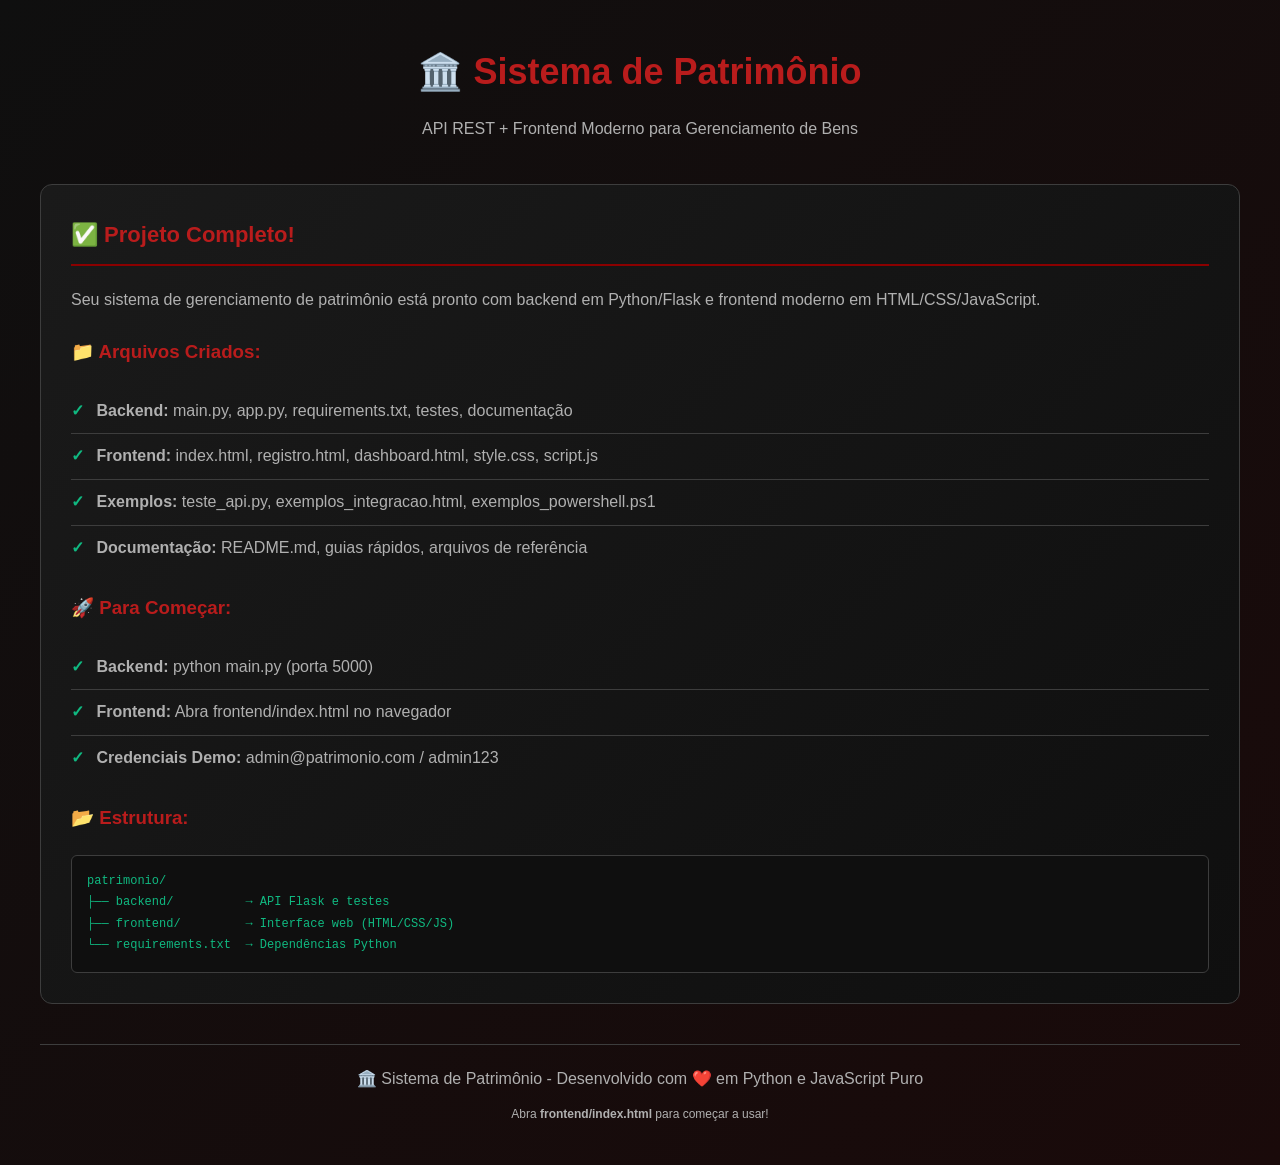
<file: index.html>
<!DOCTYPE html>
<html lang="pt-BR">
<head>
    <meta charset="UTF-8">
    <meta name="viewport" content="width=device-width, initial-scale=1.0">
    <title>Patrimônio - Índice do Projeto</title>
    <style>
        * { margin: 0; padding: 0; box-sizing: border-box; }
        body {
            font-family: 'Segoe UI', Tahoma, Geneva, Verdana, sans-serif;
            background: linear-gradient(135deg, #0f0f0f 0%, #1a0a0a 100%);
            color: #ffffff;
            padding: 40px 20px;
            line-height: 1.8;
        }
        .container { max-width: 1200px; margin: 0 auto; }
        h1 { font-size: 36px; color: #b91c1c; margin-bottom: 10px; text-align: center; }
        .subtitle { text-align: center; color: #b0b0b0; margin-bottom: 40px; font-size: 16px; }
        .section { background: linear-gradient(135deg, #1a1a1a 0%, #0f0f0f 100%); border: 1px solid #3d3d3d; border-radius: 12px; padding: 30px; margin-bottom: 30px; }
        .section h2 { color: #b91c1c; font-size: 22px; margin-bottom: 20px; border-bottom: 2px solid #8b0000; padding-bottom: 10px; }
        .grid { display: grid; grid-template-columns: repeat(auto-fit, minmax(280px, 1fr)); gap: 20px; }
        .card { background: #1a1a1a; border: 1px solid #3d3d3d; border-radius: 8px; padding: 20px; transition: all 0.3s ease; }
        .card:hover { border-color: #b91c1c; box-shadow: 0 10px 30px rgba(139, 0, 0, 0.2); transform: translateY(-2px); }
        .card h3 { color: #b91c1c; margin-bottom: 10px; font-size: 16px; }
        .card p { color: #b0b0b0; font-size: 14px; line-height: 1.6; }
        .feature-list { list-style: none; color: #b0b0b0; }
        .feature-list li { padding: 8px 0; border-bottom: 1px solid #3d3d3d; }
        .feature-list li:before { content: "✓ "; color: #10b981; font-weight: 700; margin-right: 8px; }
        .feature-list li:last-child { border-bottom: none; }
        footer { text-align: center; color: #b0b0b0; margin-top: 40px; padding-top: 20px; border-top: 1px solid #3d3d3d; }
    </style>
</head>
<body>
    <div class="container">
        <h1>🏛️ Sistema de Patrimônio</h1>
        <p class="subtitle">API REST + Frontend Moderno para Gerenciamento de Bens</p>

        <div class="section">
            <h2>✅ Projeto Completo!</h2>
            <p style="color: #b0b0b0; margin-bottom: 20px;">Seu sistema de gerenciamento de patrimônio está pronto com backend em Python/Flask e frontend moderno em HTML/CSS/JavaScript.</p>
            
            <h3 style="color: #b91c1c; margin: 20px 0;">📁 Arquivos Criados:</h3>
            <ul class="feature-list">
                <li><strong>Backend:</strong> main.py, app.py, requirements.txt, testes, documentação</li>
                <li><strong>Frontend:</strong> index.html, registro.html, dashboard.html, style.css, script.js</li>
                <li><strong>Exemplos:</strong> teste_api.py, exemplos_integracao.html, exemplos_powershell.ps1</li>
                <li><strong>Documentação:</strong> README.md, guias rápidos, arquivos de referência</li>
            </ul>

            <h3 style="color: #b91c1c; margin: 20px 0;">🚀 Para Começar:</h3>
            <ul class="feature-list">
                <li><strong>Backend:</strong> python main.py (porta 5000)</li>
                <li><strong>Frontend:</strong> Abra frontend/index.html no navegador</li>
                <li><strong>Credenciais Demo:</strong> admin@patrimonio.com / admin123</li>
            </ul>

            <h3 style="color: #b91c1c; margin: 20px 0;">📂 Estrutura:</h3>
            <pre style="background: #0f0f0f; border: 1px solid #3d3d3d; padding: 15px; border-radius: 6px; overflow-x: auto; color: #10b981; font-size: 12px;">patrimonio/
├── backend/          → API Flask e testes
├── frontend/         → Interface web (HTML/CSS/JS)
└── requirements.txt  → Dependências Python</pre>
        </div>

        <footer>
            <p>🏛️ Sistema de Patrimônio - Desenvolvido com ❤️ em Python e JavaScript Puro</p>
            <p style="font-size: 12px; margin-top: 10px;">Abra <strong>frontend/index.html</strong> para começar a usar!</p>
        </footer>
    </div>
</body>
</html>
</file>
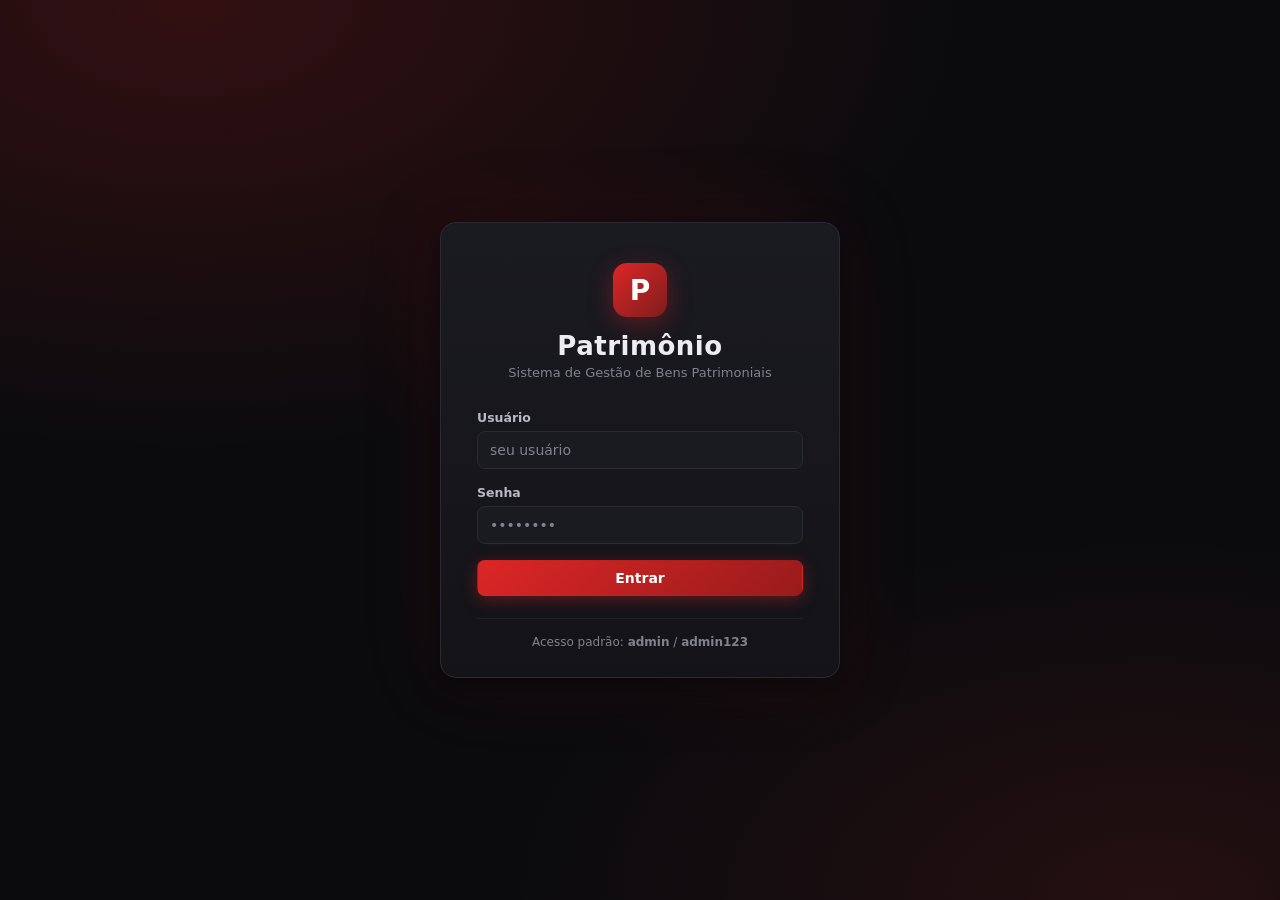
<file: frontend/index.html>
<!DOCTYPE html>
<html lang="pt-BR">
<head>
  <meta charset="UTF-8">
  <meta name="viewport" content="width=device-width, initial-scale=1.0">
  <title>Patrimônio — Gestão de Bens</title>
  <link rel="icon" href="data:image/svg+xml,<svg xmlns='http://www.w3.org/2000/svg' viewBox='0 0 100 100'><rect width='100' height='100' rx='20' fill='%23b91c1c'/><text x='50' y='68' font-size='52' text-anchor='middle' fill='white' font-family='Segoe UI'>P</text></svg>">
  <link rel="stylesheet" href="css/style.css">
</head>
<body>

  <!-- ===================== LOGIN ===================== -->
  <div id="login-screen" class="login-screen hidden">
    <div class="login-card">
      <div class="login-brand">
        <div class="brand-mark">P</div>
        <h1>Patrimônio</h1>
        <p>Sistema de Gestão de Bens Patrimoniais</p>
      </div>
      <form id="login-form" autocomplete="off">
        <div class="field">
          <label for="login-username">Usuário</label>
          <input type="text" id="login-username" placeholder="seu usuário" required autofocus>
        </div>
        <div class="field">
          <label for="login-password">Senha</label>
          <input type="password" id="login-password" placeholder="••••••••" required>
        </div>
        <div id="login-error" class="login-error hidden"></div>
        <button type="submit" class="btn btn-primary btn-block" id="login-btn">Entrar</button>
      </form>
      <div class="login-hint">Acesso padrão: <strong>admin</strong> / <strong>admin123</strong></div>
    </div>
  </div>

  <!-- ===================== APP ===================== -->
  <div id="app-shell" class="app-shell hidden">
    <aside class="sidebar">
      <div class="sidebar-brand">
        <div class="brand-mark">P</div>
        <div>
          <strong>Patrimônio</strong>
          <span>Gestão de Bens</span>
        </div>
      </div>

      <nav class="sidebar-nav" id="sidebar-nav">
        <span class="nav-section">Geral</span>
        <a href="#/dashboard" data-page="dashboard">
          <svg viewBox="0 0 24 24"><path d="M3 13h8V3H3v10zm0 8h8v-6H3v6zm10 0h8V11h-8v10zm0-18v6h8V3h-8z"/></svg>
          Dashboard
        </a>
        <a href="#/bens" data-page="bens">
          <svg viewBox="0 0 24 24"><path d="M20 7h-4V5a2 2 0 0 0-2-2h-4a2 2 0 0 0-2 2v2H4a2 2 0 0 0-2 2v10a2 2 0 0 0 2 2h16a2 2 0 0 0 2-2V9a2 2 0 0 0-2-2zM10 5h4v2h-4V5z"/></svg>
          Bens
        </a>
        <span class="nav-section">Operações</span>
        <a href="#/movimentacoes" data-page="movimentacoes">
          <svg viewBox="0 0 24 24"><path d="M6.99 11L3 15l3.99 4v-3H14v-2H6.99v-3zM21 9l-3.99-4v3H10v2h7.01v3L21 9z"/></svg>
          Movimentações
        </a>
        <a href="#/manutencoes" data-page="manutencoes">
          <svg viewBox="0 0 24 24"><path d="M22.7 19l-9.1-9.1c.9-2.3.4-5-1.5-6.9-2-2-5-2.4-7.4-1.3L9 6 6 9 1.6 4.7C.4 7.1.9 10.1 2.9 12.1c1.9 1.9 4.6 2.4 6.9 1.5l9.1 9.1c.4.4 1 .4 1.4 0l2.3-2.3c.5-.4.5-1.1.1-1.4z"/></svg>
          Manutenções
        </a>
        <a href="#/baixas" data-page="baixas">
          <svg viewBox="0 0 24 24"><path d="M6 19c0 1.1.9 2 2 2h8a2 2 0 0 0 2-2V7H6v12zM19 4h-3.5l-1-1h-5l-1 1H5v2h14V4z"/></svg>
          Baixas
        </a>
        <span class="nav-section">Cadastros</span>
        <a href="#/categorias" data-page="categorias">
          <svg viewBox="0 0 24 24"><path d="M12 2l-5.5 9h11L12 2zm0 3.84L13.93 9h-3.87L12 5.84zM17.5 13c-2.49 0-4.5 2.01-4.5 4.5s2.01 4.5 4.5 4.5 4.5-2.01 4.5-4.5-2.01-4.5-4.5-4.5zM3 21.5h8v-8H3v8z"/></svg>
          Categorias
        </a>
        <a href="#/setores" data-page="setores">
          <svg viewBox="0 0 24 24"><path d="M12 7V3H2v18h20V7H12zM6 19H4v-2h2v2zm0-4H4v-2h2v2zm0-4H4V9h2v2zm0-4H4V5h2v2zm4 12H8v-2h2v2zm0-4H8v-2h2v2zm0-4H8V9h2v2zm0-4H8V5h2v2zm10 12h-8v-2h2v-2h-2v-2h2v-2h-2V9h8v10z"/></svg>
          Setores
        </a>
        <span class="nav-section">Sistema</span>
        <a href="#/relatorios" data-page="relatorios">
          <svg viewBox="0 0 24 24"><path d="M19 3H5a2 2 0 0 0-2 2v14a2 2 0 0 0 2 2h14a2 2 0 0 0 2-2V5a2 2 0 0 0-2-2zM9 17H7v-7h2v7zm4 0h-2V7h2v10zm4 0h-2v-4h2v4z"/></svg>
          Relatórios
        </a>
        <a href="#/usuarios" data-page="usuarios" id="nav-usuarios" class="hidden">
          <svg viewBox="0 0 24 24"><path d="M16 11c1.66 0 2.99-1.34 2.99-3S17.66 5 16 5s-3 1.34-3 3 1.34 3 3 3zm-8 0c1.66 0 2.99-1.34 2.99-3S9.66 5 8 5 5 6.34 5 8s1.34 3 3 3zm0 2c-2.33 0-7 1.17-7 3.5V19h14v-2.5c0-2.33-4.67-3.5-7-3.5zm8 0c-.29 0-.62.02-.97.05 1.16.84 1.97 1.97 1.97 3.45V19h6v-2.5c0-2.33-4.67-3.5-7-3.5z"/></svg>
          Usuários
        </a>
      </nav>

      <div class="sidebar-user">
        <div class="user-avatar" id="user-avatar">A</div>
        <div class="user-info">
          <strong id="user-name">—</strong>
          <span id="user-role">—</span>
        </div>
        <button class="btn-icon" id="logout-btn" title="Sair">
          <svg viewBox="0 0 24 24"><path d="M17 7l-1.41 1.41L18.17 11H8v2h10.17l-2.58 2.58L17 17l5-5zM4 5h8V3H4a2 2 0 0 0-2 2v14a2 2 0 0 0 2 2h8v-2H4V5z"/></svg>
        </button>
      </div>
    </aside>

    <main class="main-area">
      <header class="topbar">
        <h2 id="page-title">Dashboard</h2>
        <div class="topbar-right" id="topbar-actions"></div>
      </header>
      <div class="page-content" id="page-content"></div>
    </main>
  </div>

  <!-- modal e toasts -->
  <div id="modal-backdrop" class="modal-backdrop hidden">
    <div class="modal" id="modal-box"></div>
  </div>
  <div id="toast-container" class="toast-container"></div>

  <script src="js/api.js"></script>
  <script src="js/ui.js"></script>
  <script src="js/pages.js"></script>
  <script src="js/app.js"></script>
</body>
</html>
</file>
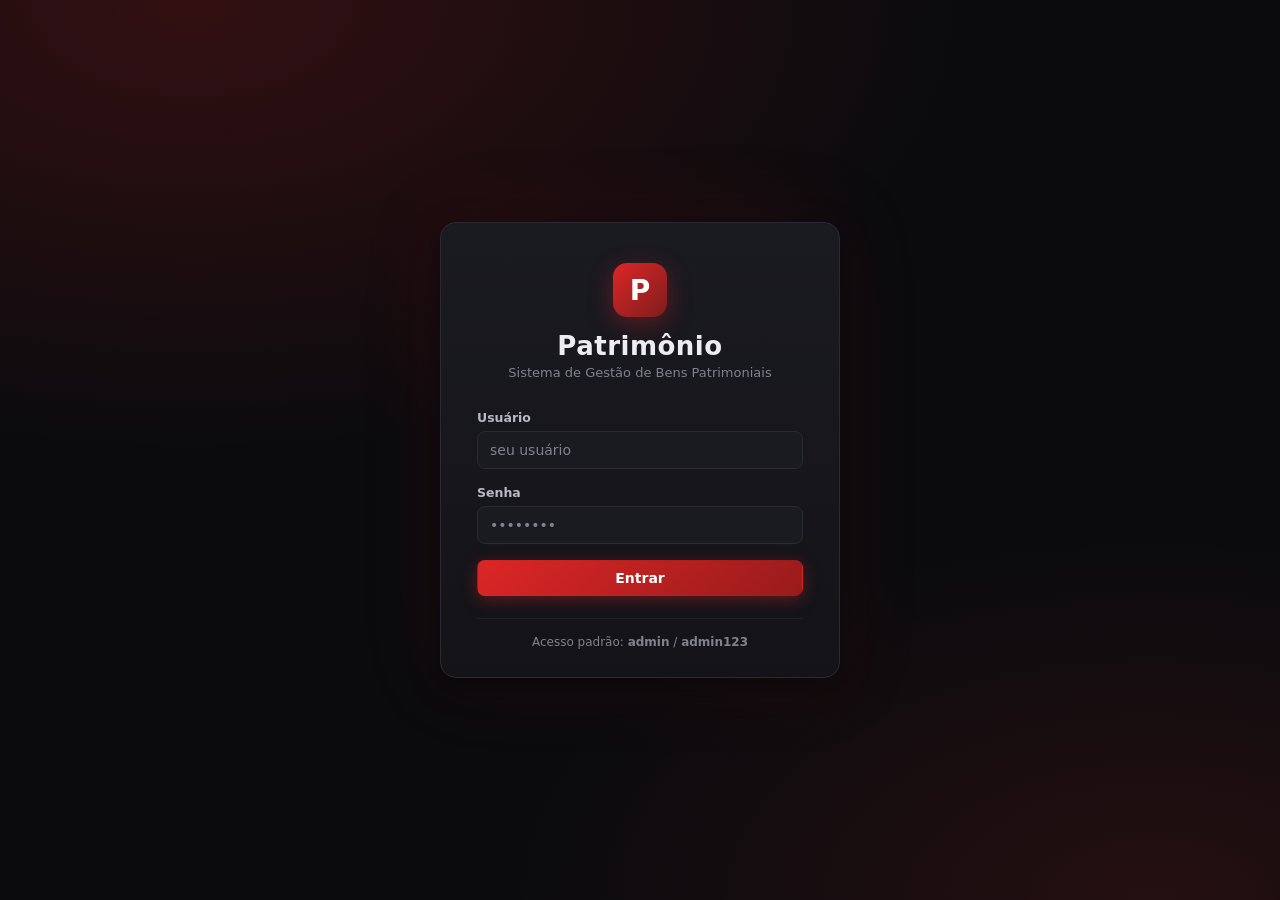
<file: frontend/dashboard.html>
<!DOCTYPE html>
<html lang="pt-BR">
<head>
    <meta charset="UTF-8">
    <meta name="viewport" content="width=device-width, initial-scale=1.0">
    <title>Dashboard - Patrimônio</title>
    <link rel="stylesheet" href="style.css">
</head>
<body class="dashboard">
    <!-- NAVBAR -->
    <nav class="navbar">
        <div class="navbar-brand">🏛️ Patrimônio</div>
        
        <div class="navbar-right">
            <div class="user-dropdown">
                <div class="user-avatar" id="userAvatar">A</div>
                <div class="user-dropdown-menu" id="userDropdown">
                    <a href="#" onclick="openModal('profileModal')">👤 Meu Perfil</a>
                    <a href="#" onclick="openModal('settingsModal')">⚙️ Configurações</a>
                    <a href="#" style="color: var(--error);" onclick="logout()">🚪 Sair</a>
                </div>
            </div>
        </div>
    </nav>

    <div class="dashboard-wrapper">
        <!-- SIDEBAR -->
        <aside class="sidebar">
            <ul class="sidebar-menu">
                <li>
                    <a href="#" onclick="loadPage('dashboard')" class="active">
                        <span class="sidebar-icon">📊</span>
                        Dashboard
                    </a>
                </li>
                <li>
                    <a href="#" onclick="loadPage('patrimonios')">
                        <span class="sidebar-icon">📋</span>
                        Patrimônios
                    </a>
                </li>
                <li>
                    <a href="#" onclick="loadPage('adicionar')">
                        <span class="sidebar-icon">➕</span>
                        Adicionar Bem
                    </a>
                </li>
                <li>
                    <a href="#" onclick="loadPage('relatorios')">
                        <span class="sidebar-icon">📈</span>
                        Relatórios
                    </a>
                </li>
                <li>
                    <a href="#" onclick="loadPage('categorias')">
                        <span class="sidebar-icon">🏷️</span>
                        Categorias
                    </a>
                </li>
            </ul>
        </aside>

        <!-- MAIN CONTENT -->
        <main class="main-content">
            <div id="contentArea">
                <!-- DASHBOARD -->
                <div id="dashboardView">
                    <div style="margin-bottom: 30px;">
                        <h1 style="font-size: 28px; margin-bottom: 10px;">Bem-vindo, <span id="userName">Administrador</span>! 👋</h1>
                        <p style="color: var(--text-secondary);">Acompanhe suas estatísticas de patrimônio em tempo real</p>
                    </div>

                    <!-- Stats Grid -->
                    <div class="grid grid-small" style="margin-bottom: 30px;">
                        <div class="stat-card">
                            <div style="font-size: 24px;">📦</div>
                            <div class="stat-label">Total de Patrimônios</div>
                            <div class="stat-value" id="totalPatrimonios">0</div>
                        </div>
                        <div class="stat-card success">
                            <div style="font-size: 24px;">✅</div>
                            <div class="stat-label">Patrimônios Ativos</div>
                            <div class="stat-value" id="totalAtivos">0</div>
                        </div>
                        <div class="stat-card error">
                            <div style="font-size: 24px;">❌</div>
                            <div class="stat-label">Patrimônios Inativos</div>
                            <div class="stat-value" id="totalInativos">0</div>
                        </div>
                        <div class="stat-card">
                            <div style="font-size: 24px;">💰</div>
                            <div class="stat-label">Valor Total</div>
                            <div class="stat-value" id="valorTotal">R$ 0</div>
                        </div>
                    </div>

                    <!-- Charts & Tables -->
                    <div class="grid" style="margin-bottom: 30px;">
                        <div class="card">
                            <div class="card-header">
                                <div class="card-title">Patrimônios por Categoria</div>
                            </div>
                            <div class="card-body">
                                <div id="categoryChart" style="height: 250px; display: flex; align-items: flex-end; gap: 10px;"></div>
                            </div>
                        </div>

                        <div class="card">
                            <div class="card-header">
                                <div class="card-title">Status dos Bens</div>
                            </div>
                            <div class="card-body">
                                <div id="statusChart" style="height: 250px; display: flex; align-items: center; justify-content: space-around;"></div>
                            </div>
                        </div>
                    </div>

                    <!-- Recent Items -->
                    <div class="card">
                        <div class="card-header">
                            <div class="card-title">Patrimônios Recentes</div>
                            <button class="btn btn-outline btn-small" onclick="loadPage('patrimonios')">Ver Todos</button>
                        </div>
                        <div class="table-container">
                            <table>
                                <thead>
                                    <tr>
                                        <th>ID</th>
                                        <th>Descrição</th>
                                        <th>Categoria</th>
                                        <th>Valor</th>
                                        <th>Status</th>
                                        <th>Ações</th>
                                    </tr>
                                </thead>
                                <tbody id="recentTable">
                                    <tr>
                                        <td colspan="6" style="text-align: center; color: var(--text-secondary); padding: 30px;">Nenhum dado disponível</td>
                                    </tr>
                                </tbody>
                            </table>
                        </div>
                    </div>
                </div>

                <!-- PATRIMÔNIOS LIST -->
                <div id="patrimoniosView" style="display: none;">
                    <div style="display: flex; align-items: center; justify-content: space-between; margin-bottom: 30px;">
                        <h1 style="font-size: 28px;">Patrimônios</h1>
                        <button class="btn btn-primary" style="width: auto;" onclick="loadPage('adicionar')">➕ Adicionar Novo</button>
                    </div>

                    <div class="card">
                        <div class="card-header">
                            <div class="card-title">Lista de Patrimônios</div>
                            <input type="text" id="searchInput" placeholder="Buscar patrimônio..." style="padding: 8px; background: var(--background-tertiary); border: 1px solid var(--border-color); border-radius: 6px; color: var(--text-primary); width: 200px;">
                        </div>
                        <div class="table-container">
                            <table>
                                <thead>
                                    <tr>
                                        <th>ID</th>
                                        <th>Descrição</th>
                                        <th>Categoria</th>
                                        <th>Valor</th>
                                        <th>Localização</th>
                                        <th>Responsável</th>
                                        <th>Status</th>
                                        <th>Ações</th>
                                    </tr>
                                </thead>
                                <tbody id="patrimoniosTable">
                                    <tr>
                                        <td colspan="8" style="text-align: center; color: var(--text-secondary); padding: 30px;">Carregando...</td>
                                    </tr>
                                </tbody>
                            </table>
                        </div>
                    </div>
                </div>

                <!-- ADICIONAR PATRIMÔNIO -->
                <div id="adicionarView" style="display: none;">
                    <h1 style="font-size: 28px; margin-bottom: 30px;">Adicionar Novo Patrimônio</h1>

                    <div class="grid">
                        <div class="card">
                            <form id="addPatrimonioForm">
                                <div class="form-group">
                                    <label for="descricao">Descrição *</label>
                                    <input type="text" id="descricao" required placeholder="Ex: Notebook Dell XPS 13">
                                </div>

                                <div class="form-group">
                                    <label for="categoria">Categoria *</label>
                                    <select id="categoria" required>
                                        <option value="">Selecione uma categoria</option>
                                        <option value="Informática">Informática</option>
                                        <option value="Móveis">Móveis</option>
                                        <option value="Periféricos">Periféricos</option>
                                        <option value="Veículos">Veículos</option>
                                        <option value="Equipamentos">Equipamentos</option>
                                        <option value="Outro">Outro</option>
                                    </select>
                                </div>

                                <div class="form-group">
                                    <label for="valor">Valor (R$) *</label>
                                    <input type="number" id="valor" required placeholder="0.00" step="0.01" min="0">
                                </div>

                                <div class="form-group">
                                    <label for="dataAquisicao">Data de Aquisição *</label>
                                    <input type="date" id="dataAquisicao" required>
                                </div>

                                <div class="form-group">
                                    <label for="localizacao">Localização</label>
                                    <input type="text" id="localizacao" placeholder="Sala 101, Warehouse, etc">
                                </div>

                                <div class="form-group">
                                    <label for="responsavel">Responsável</label>
                                    <input type="text" id="responsavel" placeholder="Seu nome">
                                </div>

                                <div class="form-group">
                                    <label for="observacoes">Observações</label>
                                    <textarea id="observacoes" style="padding: 12px 14px; background: var(--background-tertiary); border: 1px solid var(--border-color); border-radius: 8px; color: var(--text-primary); font-family: inherit; resize: vertical; min-height: 100px;" placeholder="Notas adicionais..."></textarea>
                                </div>

                                <div style="display: flex; gap: 10px;">
                                    <button type="submit" class="btn btn-primary" style="width: auto;">Salvar Patrimônio</button>
                                    <button type="button" class="btn btn-secondary" style="width: auto;" onclick="loadPage('patrimonios')">Cancelar</button>
                                </div>
                            </form>
                        </div>
                    </div>
                </div>

                <!-- RELATÓRIOS -->
                <div id="relatoriosView" style="display: none;">
                    <h1 style="font-size: 28px; margin-bottom: 30px;">Relatórios</h1>

                    <div class="grid">
                        <div class="card">
                            <div class="card-header">
                                <div class="card-title">Resumo Geral</div>
                            </div>
                            <div class="card-body">
                                <div style="margin-bottom: 15px; padding-bottom: 15px; border-bottom: 1px solid var(--border-color);">
                                    <div style="color: var(--text-secondary); font-size: 14px; margin-bottom: 5px;">Total de Patrimônios</div>
                                    <div style="font-size: 24px; font-weight: 600; color: var(--primary-color);">0</div>
                                </div>
                                <div style="margin-bottom: 15px; padding-bottom: 15px; border-bottom: 1px solid var(--border-color);">
                                    <div style="color: var(--text-secondary); font-size: 14px; margin-bottom: 5px;">Valor Total</div>
                                    <div style="font-size: 24px; font-weight: 600; color: var(--primary-color);">R$ 0,00</div>
                                </div>
                                <div>
                                    <div style="color: var(--text-secondary); font-size: 14px; margin-bottom: 5px;">Média por Item</div>
                                    <div style="font-size: 24px; font-weight: 600; color: var(--primary-color);">R$ 0,00</div>
                                </div>
                            </div>
                        </div>

                        <div class="card">
                            <div class="card-header">
                                <div class="card-title">Breakdown por Status</div>
                            </div>
                            <div class="card-body">
                                <div style="margin-bottom: 15px; padding-bottom: 15px; border-bottom: 1px solid var(--border-color);">
                                    <div style="color: var(--text-secondary); font-size: 14px; margin-bottom: 5px;">Ativos</div>
                                    <div style="font-size: 24px; font-weight: 600; color: var(--success);">0</div>
                                </div>
                                <div>
                                    <div style="color: var(--text-secondary); font-size: 14px; margin-bottom: 5px;">Inativos</div>
                                    <div style="font-size: 24px; font-weight: 600; color: var(--error);">0</div>
                                </div>
                            </div>
                        </div>
                    </div>

                    <div class="card">
                        <div class="card-header">
                            <div class="card-title">Exportar Relatórios</div>
                        </div>
                        <div class="card-body">
                            <div style="display: flex; gap: 10px; flex-wrap: wrap;">
                                <button class="btn btn-success btn-small" onclick="exportPDF()">📄 Exportar PDF</button>
                                <button class="btn btn-success btn-small" onclick="exportCSV()">📊 Exportar CSV</button>
                                <button class="btn btn-success btn-small" onclick="generateReport()">🖨️ Imprimir</button>
                            </div>
                        </div>
                    </div>
                </div>

                <!-- CATEGORIAS -->
                <div id="categoriasView" style="display: none;">
                    <h1 style="font-size: 28px; margin-bottom: 30px;">Categorias</h1>

                    <div class="grid">
                        <div id="categoriesList"></div>
                    </div>
                </div>
            </div>
        </main>
    </div>

    <!-- MODALS -->
    <!-- Profile Modal -->
    <div class="modal" id="profileModal">
        <div class="modal-content" style="max-width: 400px;">
            <button class="modal-close" onclick="closeModal('profileModal')">&times;</button>
            <div class="modal-header">Meu Perfil</div>
            <div class="form-group">
                <label>Nome</label>
                <input type="text" id="profileName" disabled style="background: var(--background-tertiary); cursor: not-allowed;">
            </div>
            <div class="form-group">
                <label>Email</label>
                <input type="email" id="profileEmail" disabled style="background: var(--background-tertiary); cursor: not-allowed;">
            </div>
            <div class="form-group">
                <label>Departamento</label>
                <input type="text" id="profileDepartment" disabled style="background: var(--background-tertiary); cursor: not-allowed;">
            </div>
            <button class="btn btn-primary" onclick="editProfile()">Editar Perfil</button>
        </div>
    </div>

    <!-- Settings Modal -->
    <div class="modal" id="settingsModal">
        <div class="modal-content" style="max-width: 400px;">
            <button class="modal-close" onclick="closeModal('settingsModal')">&times;</button>
            <div class="modal-header">Configurações</div>
            <div class="form-group">
                <label>
                    <input type="checkbox" checked> Notificações por Email
                </label>
            </div>
            <div class="form-group">
                <label>
                    <input type="checkbox" checked> Tema Escuro
                </label>
            </div>
            <div class="form-group">
                <label>
                    <input type="checkbox"> Modo Compacto
                </label>
            </div>
            <button class="btn btn-primary">Salvar Configurações</button>
        </div>
    </div>

    <script src="script.js"></script>
    <script>
        // Verificar autenticação
        window.addEventListener('load', function() {
            const user = sessionStorage.getItem('user');
            if (!user) {
                window.location.href = 'index.html';
            } else {
                const userData = JSON.parse(user);
                document.getElementById('userName').textContent = userData.name;
                document.getElementById('userAvatar').textContent = userData.name.charAt(0).toUpperCase();
                document.getElementById('profileName').value = userData.name;
                document.getElementById('profileEmail').value = userData.email;

                // Carregar dados iniciais
                loadDashboard();
            }
        });

        // Alternar dropdown do usuário
        document.getElementById('userAvatar').addEventListener('click', function() {
            document.getElementById('userDropdown').classList.toggle('active');
        });

        document.addEventListener('click', function(event) {
            const dropdown = document.getElementById('userDropdown');
            const avatar = document.getElementById('userAvatar');
            if (!avatar.contains(event.target) && !dropdown.contains(event.target)) {
                dropdown.classList.remove('active');
            }
        });

        // Funções de navegação
        function loadPage(page) {
            // Esconder todas as views
            document.getElementById('dashboardView').style.display = 'none';
            document.getElementById('patrimoniosView').style.display = 'none';
            document.getElementById('adicionarView').style.display = 'none';
            document.getElementById('relatoriosView').style.display = 'none';
            document.getElementById('categoriasView').style.display = 'none';

            // Atualizar menu ativo
            document.querySelectorAll('.sidebar-menu a').forEach(a => a.classList.remove('active'));

            // Mostrar a página solicitada
            switch(page) {
                case 'dashboard':
                    document.getElementById('dashboardView').style.display = 'block';
                    document.querySelectorAll('.sidebar-menu a')[0].classList.add('active');
                    loadDashboard();
                    break;
                case 'patrimonios':
                    document.getElementById('patrimoniosView').style.display = 'block';
                    document.querySelectorAll('.sidebar-menu a')[1].classList.add('active');
                    loadPatrimonios();
                    break;
                case 'adicionar':
                    document.getElementById('adicionarView').style.display = 'block';
                    document.querySelectorAll('.sidebar-menu a')[2].classList.add('active');
                    break;
                case 'relatorios':
                    document.getElementById('relatoriosView').style.display = 'block';
                    document.querySelectorAll('.sidebar-menu a')[3].classList.add('active');
                    break;
                case 'categorias':
                    document.getElementById('categoriasView').style.display = 'block';
                    document.querySelectorAll('.sidebar-menu a')[4].classList.add('active');
                    break;
            }

            // Scroll para o topo
            document.querySelector('.main-content').scrollTop = 0;
        }

        // Carregar dashboard
        function loadDashboard() {
            // Dados de exemplo
            document.getElementById('totalPatrimonios').textContent = '12';
            document.getElementById('totalAtivos').textContent = '10';
            document.getElementById('totalInativos').textContent = '2';
            document.getElementById('valorTotal').textContent = 'R$ 45.500,00';

            // Tabela de recentes
            const tableBody = document.getElementById('recentTable');
            tableBody.innerHTML = `
                <tr>
                    <td>1</td>
                    <td>Notebook Dell XPS 13</td>
                    <td>Informática</td>
                    <td>R$ 3.500,00</td>
                    <td><span class="status-active">Ativo</span></td>
                    <td>
                        <button class="btn btn-small" style="background: var(--background-tertiary); color: var(--text-primary); border: none; cursor: pointer;">Editar</button>
                    </td>
                </tr>
                <tr>
                    <td>2</td>
                    <td>Impressora HP LaserJet</td>
                    <td>Periféricos</td>
                    <td>R$ 2.100,00</td>
                    <td><span class="status-active">Ativo</span></td>
                    <td>
                        <button class="btn btn-small" style="background: var(--background-tertiary); color: var(--text-primary); border: none; cursor: pointer;">Editar</button>
                    </td>
                </tr>
                <tr>
                    <td>3</td>
                    <td>Cadeira Gamer</td>
                    <td>Móveis</td>
                    <td>R$ 1.500,00</td>
                    <td><span class="status-active">Ativo</span></td>
                    <td>
                        <button class="btn btn-small" style="background: var(--background-tertiary); color: var(--text-primary); border: none; cursor: pointer;">Editar</button>
                    </td>
                </tr>
            `;
        }

        // Carregar patrimônios
        function loadPatrimonios() {
            const tableBody = document.getElementById('patrimoniosTable');
            tableBody.innerHTML = `
                <tr>
                    <td>1</td>
                    <td>Notebook Dell XPS 13</td>
                    <td>Informática</td>
                    <td>R$ 3.500,00</td>
                    <td>Sala 101</td>
                    <td>João Silva</td>
                    <td><span class="status-active">Ativo</span></td>
                    <td>
                        <button class="btn btn-small" style="background: var(--background-tertiary); color: var(--text-primary); border: none; cursor: pointer; margin-right: 5px;">Editar</button>
                        <button class="btn btn-small btn-danger" style="cursor: pointer;" onclick="darBaixa(1)">Dar Baixa</button>
                    </td>
                </tr>
                <tr>
                    <td>2</td>
                    <td>Impressora HP LaserJet</td>
                    <td>Periféricos</td>
                    <td>R$ 2.100,00</td>
                    <td>Recepção</td>
                    <td>Maria Santos</td>
                    <td><span class="status-active">Ativo</span></td>
                    <td>
                        <button class="btn btn-small" style="background: var(--background-tertiary); color: var(--text-primary); border: none; cursor: pointer; margin-right: 5px;">Editar</button>
                        <button class="btn btn-small btn-danger" style="cursor: pointer;" onclick="darBaixa(2)">Dar Baixa</button>
                    </td>
                </tr>
                <tr>
                    <td>3</td>
                    <td>Monitor Sansung 27"</td>
                    <td>Periféricos</td>
                    <td>R$ 1.200,00</td>
                    <td>Sala 102</td>
                    <td>Pedro Costa</td>
                    <td><span class="status-inactive">Inativo</span></td>
                    <td>
                        <button class="btn btn-small" style="background: var(--background-tertiary); color: var(--text-primary); border: none; cursor: pointer; margin-right: 5px;">Detalhes</button>
                        <button class="btn btn-small btn-danger" style="cursor: pointer;" onclick="deletar(3)">Deletar</button>
                    </td>
                </tr>
            `;
        }

        // Funções de ação
        function darBaixa(id) {
            if (confirm('Deseja realmente dar baixa neste patrimônio?')) {
                alert('Patrimônio ID ' + id + ' foi desativado com sucesso!');
                loadPatrimonios();
            }
        }

        function deletar(id) {
            if (confirm('Deseja realmente deletar este patrimônio permanentemente?')) {
                alert('Patrimônio ID ' + id + ' foi deletado com sucesso!');
                loadPatrimonios();
            }
        }

        function exportPDF() {
            alert('PDF será gerado e baixado em breve...');
        }

        function exportCSV() {
            alert('CSV será gerado e baixado em breve...');
        }

        function generateReport() {
            window.print();
        }

        function editProfile() {
            alert('Modal de edição de perfil será implementado');
        }

        function logout() {
            if (confirm('Deseja realmente sair?')) {
                sessionStorage.removeItem('user');
                window.location.href = 'index.html';
            }
        }

        function openModal(modalId) {
            document.getElementById(modalId).classList.add('active');
        }

        function closeModal(modalId) {
            document.getElementById(modalId).classList.remove('active');
        }

        // Fechar modal ao clicar fora
        document.querySelectorAll('.modal').forEach(modal => {
            modal.addEventListener('click', function(e) {
                if (e.target === this) {
                    this.classList.remove('active');
                }
            });
        });

        // Form submission
        document.getElementById('addPatrimonioForm').addEventListener('submit', function(e) {
            e.preventDefault();
            alert('Patrimônio adicionado com sucesso!');
            this.reset();
            loadPage('patrimonios');
        });

        // Carregamento inicial
        loadPage('dashboard');
    </script>
</body>
</html>
</file>
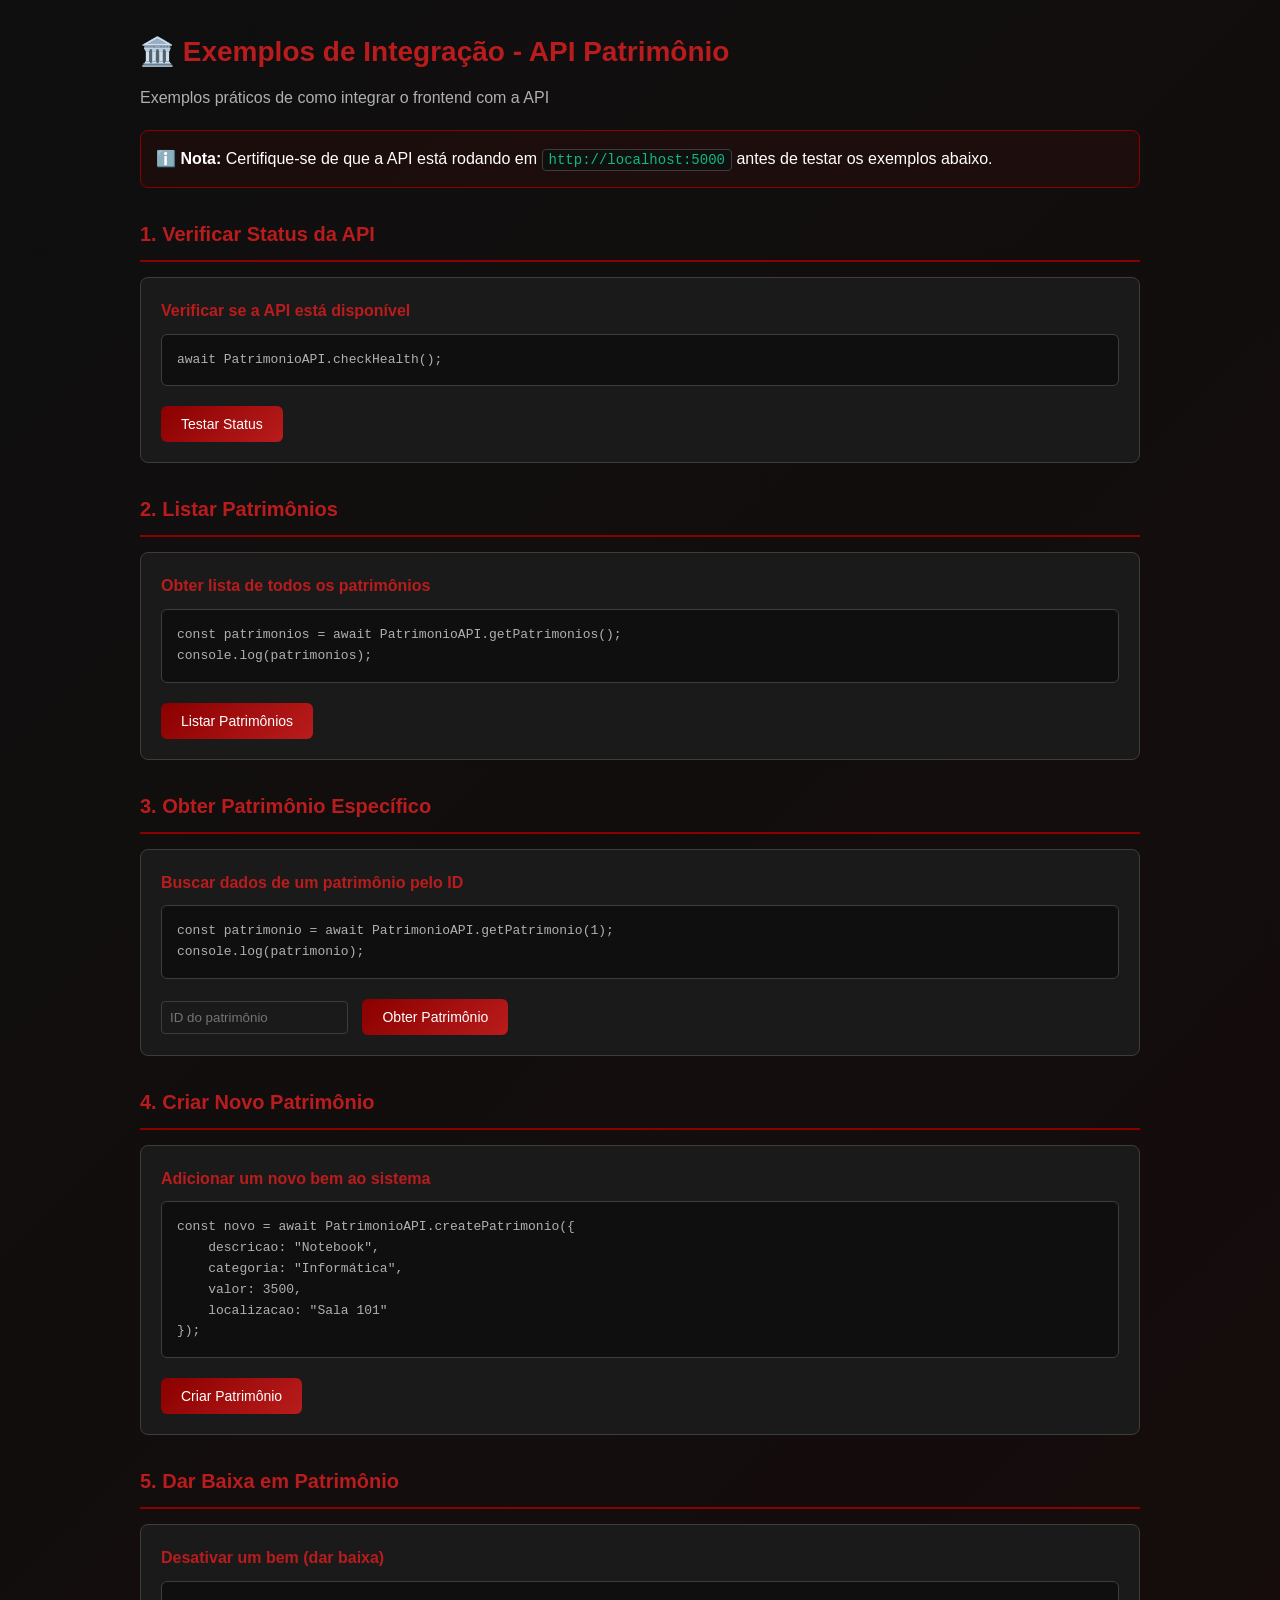
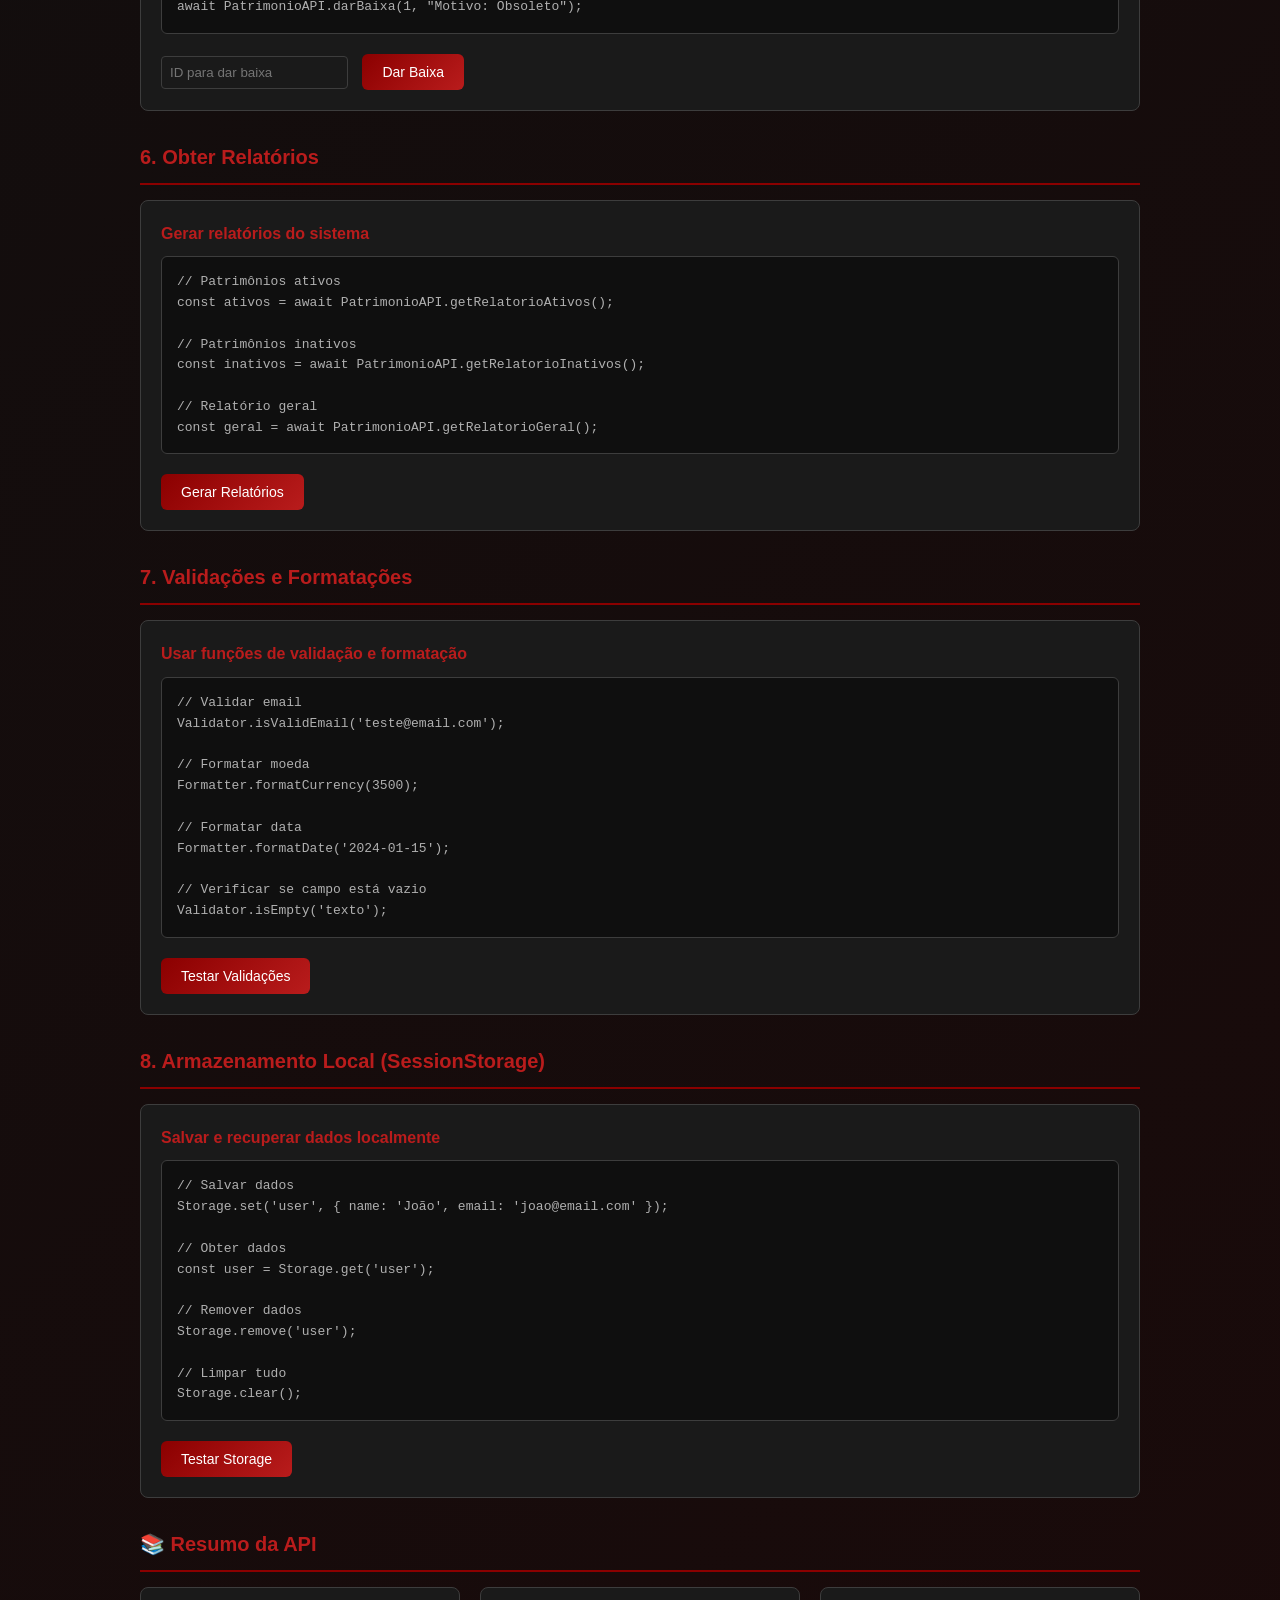
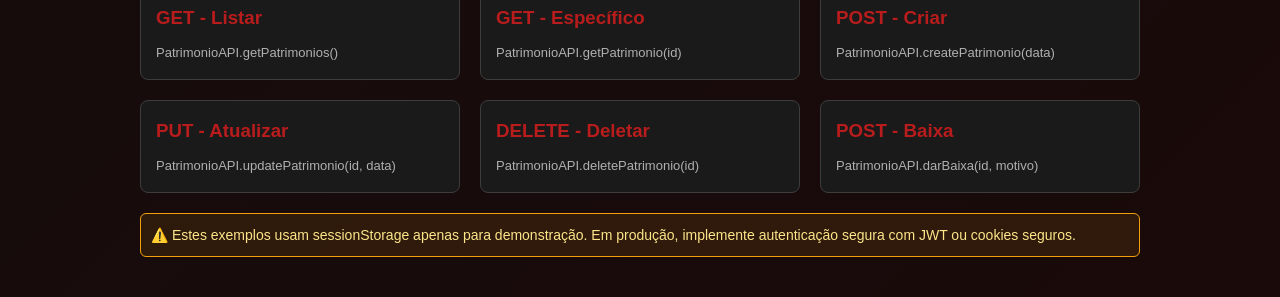
<file: frontend/exemplos_integracao.html>
<!DOCTYPE html>
<html lang="pt-BR">
<head>
    <meta charset="UTF-8">
    <meta name="viewport" content="width=device-width, initial-scale=1.0">
    <title>Exemplos de Integração - API Patrimônio</title>
    <style>
        * {
            margin: 0;
            padding: 0;
            box-sizing: border-box;
        }

        body {
            font-family: 'Segoe UI', Tahoma, Geneva, Verdana, sans-serif;
            background: linear-gradient(135deg, #0f0f0f 0%, #1a0a0a 100%);
            color: #ffffff;
            padding: 30px;
            line-height: 1.6;
        }

        .container {
            max-width: 1000px;
            margin: 0 auto;
        }

        h1 {
            color: #b91c1c;
            margin-bottom: 10px;
            font-size: 28px;
        }

        h2 {
            color: #b91c1c;
            margin-top: 30px;
            margin-bottom: 15px;
            font-size: 20px;
            border-bottom: 2px solid #8b0000;
            padding-bottom: 10px;
        }

        .intro {
            background: rgba(139, 0, 0, 0.1);
            border: 1px solid #8b0000;
            padding: 15px;
            border-radius: 8px;
            margin-bottom: 20px;
        }

        .example {
            background: #1a1a1a;
            border: 1px solid #3d3d3d;
            border-radius: 8px;
            padding: 20px;
            margin-bottom: 20px;
        }

        .example-title {
            color: #b91c1c;
            font-weight: 600;
            margin-bottom: 10px;
        }

        code {
            background: #0f0f0f;
            border: 1px solid #3d3d3d;
            border-radius: 4px;
            padding: 2px 6px;
            color: #10b981;
            font-family: 'Courier New', monospace;
            font-size: 14px;
        }

        pre {
            background: #0f0f0f;
            border: 1px solid #3d3d3d;
            border-radius: 6px;
            padding: 15px;
            overflow-x: auto;
            color: #b0b0b0;
            font-family: 'Courier New', monospace;
            font-size: 13px;
            margin: 10px 0;
        }

        .button {
            background: linear-gradient(135deg, #8b0000 0%, #b91c1c 100%);
            color: white;
            border: none;
            padding: 10px 20px;
            border-radius: 6px;
            cursor: pointer;
            font-size: 14px;
            margin-right: 10px;
            margin-top: 10px;
            transition: all 0.3s ease;
        }

        .button:hover {
            transform: translateY(-2px);
            box-shadow: 0 10px 20px rgba(139, 0, 0, 0.3);
        }

        .output {
            background: #0f0f0f;
            border: 1px solid #3d3d3d;
            border-radius: 6px;
            padding: 15px;
            margin-top: 10px;
            color: #10b981;
            font-family: 'Courier New', monospace;
            font-size: 12px;
            max-height: 300px;
            overflow-y: auto;
        }

        .warning {
            background: rgba(245, 158, 11, 0.1);
            border: 1px solid #f59e0b;
            color: #fde68a;
            padding: 10px;
            border-radius: 6px;
            margin: 10px 0;
            font-size: 14px;
        }

        .success {
            background: rgba(16, 185, 129, 0.1);
            border: 1px solid #10b981;
            color: #a7f3d0;
            padding: 10px;
            border-radius: 6px;
            margin: 10px 0;
            font-size: 14px;
        }

        .error {
            background: rgba(239, 68, 68, 0.1);
            border: 1px solid #ef4444;
            color: #fecaca;
            padding: 10px;
            border-radius: 6px;
            margin: 10px 0;
            font-size: 14px;
        }

        .grid {
            display: grid;
            grid-template-columns: repeat(auto-fit, minmax(250px, 1fr));
            gap: 20px;
            margin-bottom: 20px;
        }

        .card {
            background: #1a1a1a;
            border: 1px solid #3d3d3d;
            border-radius: 8px;
            padding: 15px;
        }

        .card h3 {
            color: #b91c1c;
            margin-bottom: 10px;
        }

        .card p {
            font-size: 13px;
            color: #b0b0b0;
        }
    </style>
</head>
<body>
    <div class="container">
        <h1>🏛️ Exemplos de Integração - API Patrimônio</h1>
        <p style="color: #b0b0b0; margin-bottom: 20px;">Exemplos práticos de como integrar o frontend com a API</p>

        <div class="intro">
            <strong>ℹ️ Nota:</strong> Certifique-se de que a API está rodando em <code>http://localhost:5000</code> antes de testar os exemplos abaixo.
        </div>

        <!-- ===== EXEMPLO 1: VERIFICAR STATUS ===== -->
        <h2>1. Verificar Status da API</h2>
        <div class="example">
            <div class="example-title">Verificar se a API está disponível</div>
            <pre>await PatrimonioAPI.checkHealth();</pre>
            <button class="button" onclick="testHealth()">Testar Status</button>
            <div id="output1" class="output" style="display:none;"></div>
        </div>

        <!-- ===== EXEMPLO 2: LISTAR PATRIMÔNIOS ===== -->
        <h2>2. Listar Patrimônios</h2>
        <div class="example">
            <div class="example-title">Obter lista de todos os patrimônios</div>
            <pre>const patrimonios = await PatrimonioAPI.getPatrimonios();
console.log(patrimonios);</pre>
            <button class="button" onclick="testListPatrimonios()">Listar Patrimônios</button>
            <div id="output2" class="output" style="display:none;"></div>
        </div>

        <!-- ===== EXEMPLO 3: OBTER PATRIMÔNIO ESPECÍFICO ===== -->
        <h2>3. Obter Patrimônio Específico</h2>
        <div class="example">
            <div class="example-title">Buscar dados de um patrimônio pelo ID</div>
            <pre>const patrimonio = await PatrimonioAPI.getPatrimonio(1);
console.log(patrimonio);</pre>
            <input type="number" id="patrimonioId" placeholder="ID do patrimônio" style="padding: 8px; margin-right: 10px; border: 1px solid #3d3d3d; background: #1a1a1a; color: white; border-radius: 4px;">
            <button class="button" onclick="testGetPatrimonio()">Obter Patrimônio</button>
            <div id="output3" class="output" style="display:none;"></div>
        </div>

        <!-- ===== EXEMPLO 4: CRIAR PATRIMÔNIO ===== -->
        <h2>4. Criar Novo Patrimônio</h2>
        <div class="example">
            <div class="example-title">Adicionar um novo bem ao sistema</div>
            <pre>const novo = await PatrimonioAPI.createPatrimonio({
    descricao: "Notebook",
    categoria: "Informática",
    valor: 3500,
    localizacao: "Sala 101"
});</pre>
            <button class="button" onclick="testCreatePatrimonio()">Criar Patrimônio</button>
            <div id="output4" class="output" style="display:none;"></div>
        </div>

        <!-- ===== EXEMPLO 5: DAR BAIXA ===== -->
        <h2>5. Dar Baixa em Patrimônio</h2>
        <div class="example">
            <div class="example-title">Desativar um bem (dar baixa)</div>
            <pre>await PatrimonioAPI.darBaixa(1, "Motivo: Obsoleto");</pre>
            <input type="number" id="baixaId" placeholder="ID para dar baixa" style="padding: 8px; margin-right: 10px; border: 1px solid #3d3d3d; background: #1a1a1a; color: white; border-radius: 4px;">
            <button class="button" onclick="testDarBaixa()">Dar Baixa</button>
            <div id="output5" class="output" style="display:none;"></div>
        </div>

        <!-- ===== EXEMPLO 6: RELATÓRIOS ===== -->
        <h2>6. Obter Relatórios</h2>
        <div class="example">
            <div class="example-title">Gerar relatórios do sistema</div>
            <pre>// Patrimônios ativos
const ativos = await PatrimonioAPI.getRelatorioAtivos();

// Patrimônios inativos
const inativos = await PatrimonioAPI.getRelatorioInativos();

// Relatório geral
const geral = await PatrimonioAPI.getRelatorioGeral();</pre>
            <button class="button" onclick="testRelatorios()">Gerar Relatórios</button>
            <div id="output6" class="output" style="display:none;"></div>
        </div>

        <!-- ===== EXEMPLO 7: VALIDAÇÕES ===== -->
        <h2>7. Validações e Formatações</h2>
        <div class="example">
            <div class="example-title">Usar funções de validação e formatação</div>
            <pre>// Validar email
Validator.isValidEmail('teste@email.com');

// Formatar moeda
Formatter.formatCurrency(3500);

// Formatar data
Formatter.formatDate('2024-01-15');

// Verificar se campo está vazio
Validator.isEmpty('texto');</pre>
            <button class="button" onclick="testValidations()">Testar Validações</button>
            <div id="output7" class="output" style="display:none;"></div>
        </div>

        <!-- ===== EXEMPLO 8: STORAGE ===== -->
        <h2>8. Armazenamento Local (SessionStorage)</h2>
        <div class="example">
            <div class="example-title">Salvar e recuperar dados localmente</div>
            <pre>// Salvar dados
Storage.set('user', { name: 'João', email: 'joao@email.com' });

// Obter dados
const user = Storage.get('user');

// Remover dados
Storage.remove('user');

// Limpar tudo
Storage.clear();</pre>
            <button class="button" onclick="testStorage()">Testar Storage</button>
            <div id="output8" class="output" style="display:none;"></div>
        </div>

        <!-- ===== RESUMO ===== -->
        <h2>📚 Resumo da API</h2>
        <div class="grid">
            <div class="card">
                <h3>GET - Listar</h3>
                <p>PatrimonioAPI.getPatrimonios()</p>
            </div>
            <div class="card">
                <h3>GET - Específico</h3>
                <p>PatrimonioAPI.getPatrimonio(id)</p>
            </div>
            <div class="card">
                <h3>POST - Criar</h3>
                <p>PatrimonioAPI.createPatrimonio(data)</p>
            </div>
            <div class="card">
                <h3>PUT - Atualizar</h3>
                <p>PatrimonioAPI.updatePatrimonio(id, data)</p>
            </div>
            <div class="card">
                <h3>DELETE - Deletar</h3>
                <p>PatrimonioAPI.deletePatrimonio(id)</p>
            </div>
            <div class="card">
                <h3>POST - Baixa</h3>
                <p>PatrimonioAPI.darBaixa(id, motivo)</p>
            </div>
        </div>

        <div class="warning">
            ⚠️ Estes exemplos usam sessionStorage apenas para demonstração. Em produção, implemente autenticação segura com JWT ou cookies seguros.
        </div>
    </div>

    <!-- Carregar script.js -->
    <script src="script.js"></script>

    <script>
        // Função auxiliar para mostrar output
        function showOutput(outputId, data, isError = false) {
            const outputEl = document.getElementById(outputId);
            outputEl.style.display = 'block';
            
            if (isError) {
                outputEl.style.borderColor = '#ef4444';
                outputEl.style.backgroundColor = 'rgba(239, 68, 68, 0.1)';
                outputEl.style.color = '#fecaca';
                outputEl.textContent = '❌ Erro: ' + data;
            } else {
                outputEl.style.borderColor = '#10b981';
                outputEl.style.backgroundColor = 'rgba(16, 185, 129, 0.1)';
                outputEl.style.color = '#a7f3d0';
                outputEl.textContent = '✅ ' + JSON.stringify(data, null, 2);
            }
        }

        // 1. Teste de Status
        async function testHealth() {
            try {
                const result = await PatrimonioAPI.checkHealth();
                showOutput('output1', result);
            } catch (error) {
                showOutput('output1', error.message, true);
            }
        }

        // 2. Listar Patrimônios
        async function testListPatrimonios() {
            try {
                const result = await PatrimonioAPI.getPatrimonios();
                showOutput('output2', result);
            } catch (error) {
                showOutput('output2', error.message, true);
            }
        }

        // 3. Obter Patrimônio Específico
        async function testGetPatrimonio() {
            const id = document.getElementById('patrimonioId').value;
            if (!id) {
                alert('Por favor, digite um ID');
                return;
            }
            try {
                const result = await PatrimonioAPI.getPatrimonio(parseInt(id));
                showOutput('output3', result);
            } catch (error) {
                showOutput('output3', error.message, true);
            }
        }

        // 4. Criar Patrimônio
        async function testCreatePatrimonio() {
            const newItem = {
                descricao: "Smartphone Samsung Galaxy",
                categoria: "Periféricos",
                valor: 2500,
                localizacao: "Recepção",
                responsavel: "Teste Exemplo"
            };
            try {
                const result = await PatrimonioAPI.createPatrimonio(newItem);
                showOutput('output4', result);
            } catch (error) {
                showOutput('output4', error.message, true);
            }
        }

        // 5. Dar Baixa
        async function testDarBaixa() {
            const id = document.getElementById('baixaId').value;
            if (!id) {
                alert('Por favor, digite um ID');
                return;
            }
            try {
                const result = await PatrimonioAPI.darBaixa(parseInt(id), "Teste de Baixa");
                showOutput('output5', result);
            } catch (error) {
                showOutput('output5', error.message, true);
            }
        }

        // 6. Relatórios
        async function testRelatorios() {
            try {
                const geral = await PatrimonioAPI.getRelatorioGeral();
                showOutput('output6', geral);
            } catch (error) {
                showOutput('output6', error.message, true);
            }
        }

        // 7. Validações
        function testValidations() {
            const results = {
                email_válido: Validator.isValidEmail('teste@email.com'),
                email_inválido: Validator.isValidEmail('teste_invalido'),
                senha_válida: Validator.isValidPassword('senha123'),
                campo_vazio: Validator.isEmpty(''),
                moeda: Formatter.formatCurrency(3500),
                data: Formatter.formatDate('2024-01-15')
            };
            showOutput('output7', results);
        }

        // 8. Storage
        function testStorage() {
            const testData = { name: 'João Silva', email: 'joao@email.com', role: 'Admin' };
            
            Storage.set('testUser', testData);
            const retrieved = Storage.get('testUser');
            
            const results = {
                salvo: testData,
                recuperado: retrieved,
                match: JSON.stringify(testData) === JSON.stringify(retrieved)
            };
            
            showOutput('output8', results);
        }
    </script>
</body>
</html>
</file>
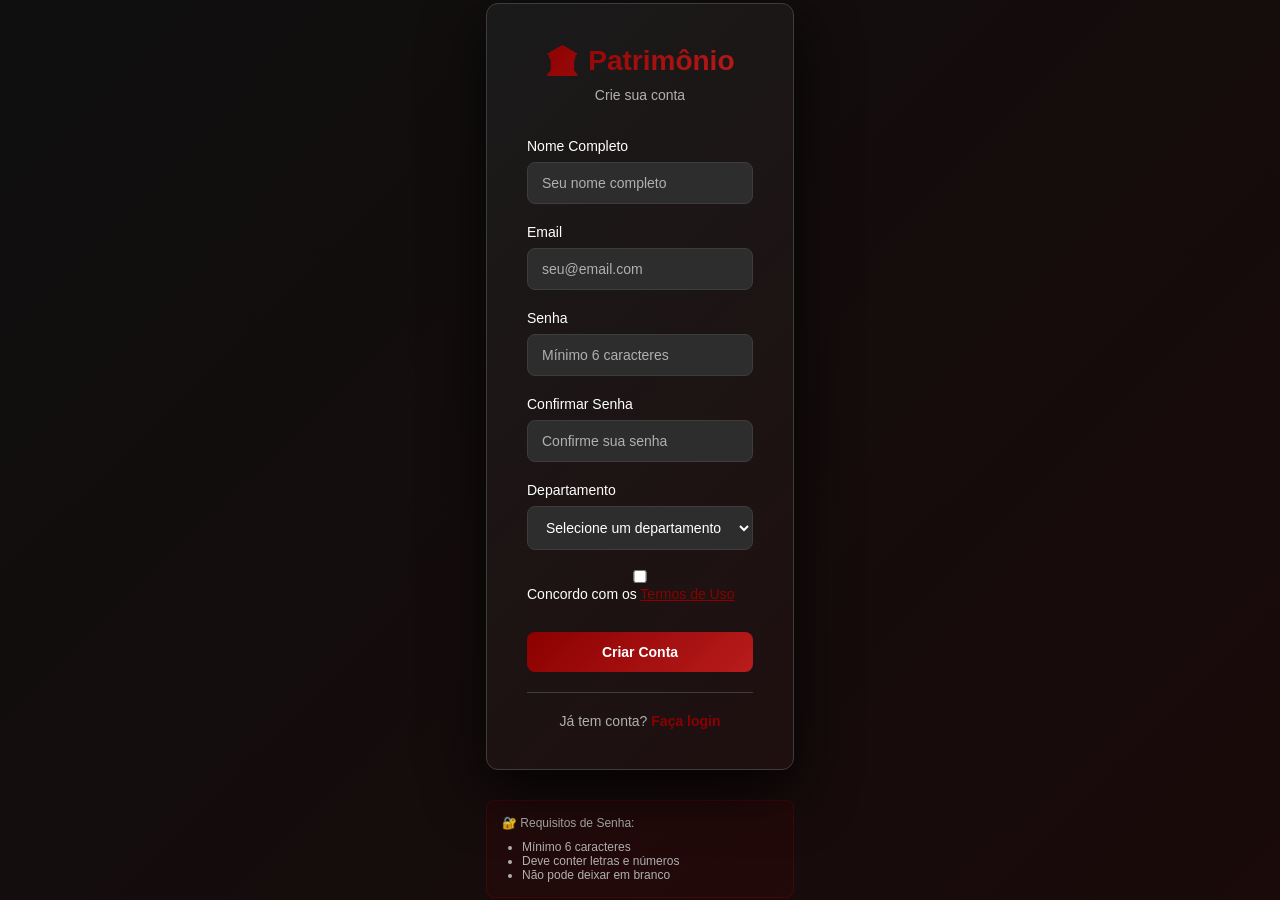
<file: frontend/registro.html>
<!DOCTYPE html>
<html lang="pt-BR">
<head>
    <meta charset="UTF-8">
    <meta name="viewport" content="width=device-width, initial-scale=1.0">
    <title>Registro - API Patrimônio</title>
    <link rel="stylesheet" href="style.css">
</head>
<body>
    <div class="container-centered">
        <div class="auth-container">
            <div class="auth-box">
                <div class="auth-header">
                    <h1>🏛️ Patrimônio</h1>
                    <p>Crie sua conta</p>
                </div>

                <!-- Alert Messages -->
                <div id="alertContainer"></div>

                <form id="registerForm">
                    <div class="form-group">
                        <label for="name">Nome Completo</label>
                        <input 
                            type="text" 
                            id="name" 
                            name="name" 
                            placeholder="Seu nome completo"
                            required
                        >
                        <div class="form-error"></div>
                    </div>

                    <div class="form-group">
                        <label for="email">Email</label>
                        <input 
                            type="email" 
                            id="email" 
                            name="email" 
                            placeholder="seu@email.com"
                            required
                        >
                        <div class="form-error"></div>
                    </div>

                    <div class="form-group">
                        <label for="password">Senha</label>
                        <input 
                            type="password" 
                            id="password" 
                            name="password" 
                            placeholder="Mínimo 6 caracteres"
                            required
                        >
                        <div class="form-error"></div>
                    </div>

                    <div class="form-group">
                        <label for="confirmPassword">Confirmar Senha</label>
                        <input 
                            type="password" 
                            id="confirmPassword" 
                            name="confirmPassword" 
                            placeholder="Confirme sua senha"
                            required
                        >
                        <div class="form-error"></div>
                    </div>

                    <div class="form-group">
                        <label for="department">Departamento</label>
                        <select id="department" name="department" required>
                            <option value="">Selecione um departamento</option>
                            <option value="financeiro">Financeiro</option>
                            <option value="ti">Tecnologia da Informação</option>
                            <option value="rh">Recursos Humanos</option>
                            <option value="operacional">Operacional</option>
                            <option value="administrativo">Administrativo</option>
                            <option value="outro">Outro</option>
                        </select>
                        <div class="form-error"></div>
                    </div>

                    <div class="form-group">
                        <label>
                            <input type="checkbox" id="terms" required> 
                            Concordo com os <a href="#" style="color: var(--primary-color);">Termos de Uso</a>
                        </label>
                    </div>

                    <button type="submit" class="btn btn-primary">
                        <span id="btnText">Criar Conta</span>
                        <span id="btnLoader" class="loading" style="display: none;"></span>
                    </button>
                </form>

                <div class="auth-footer">
                    <p>Já tem conta? <a href="index.html">Faça login</a></p>
                </div>
            </div>

            <!-- Requisitos de Senha -->
            <div style="margin-top: 30px; padding: 15px; background: rgba(139, 0, 0, 0.1); border: 1px solid rgba(139, 0, 0, 0.3); border-radius: 8px;">
                <p style="color: var(--text-secondary); font-size: 12px; margin-bottom: 10px;">🔐 Requisitos de Senha:</p>
                <ul style="color: var(--text-secondary); font-size: 12px; margin-left: 20px;">
                    <li>Mínimo 6 caracteres</li>
                    <li>Deve conter letras e números</li>
                    <li>Não pode deixar em branco</li>
                </ul>
            </div>
        </div>
    </div>

    <script src="script.js"></script>
    <script>
        // Validação de formulário de registro
        document.getElementById('registerForm').addEventListener('submit', function(e) {
            e.preventDefault();

            const name = document.getElementById('name').value;
            const email = document.getElementById('email').value;
            const password = document.getElementById('password').value;
            const confirmPassword = document.getElementById('confirmPassword').value;
            const department = document.getElementById('department').value;
            const terms = document.getElementById('terms').checked;

            let isValid = true;

            // Validações
            if (!name || name.length < 3) {
                showAlert('Nome deve ter pelo menos 3 caracteres', 'error');
                document.getElementById('name').classList.add('input-error');
                isValid = false;
            }

            if (!email.includes('@')) {
                showAlert('Email inválido', 'error');
                document.getElementById('email').classList.add('input-error');
                isValid = false;
            }

            if (password.length < 6) {
                showAlert('Senha deve ter pelo menos 6 caracteres', 'error');
                document.getElementById('password').classList.add('input-error');
                isValid = false;
            }

            if (password !== confirmPassword) {
                showAlert('As senhas não coincidem', 'error');
                document.getElementById('confirmPassword').classList.add('input-error');
                isValid = false;
            }

            if (!department) {
                showAlert('Selecione um departamento', 'error');
                document.getElementById('department').classList.add('input-error');
                isValid = false;
            }

            if (!terms) {
                showAlert('Você deve aceitar os termos de uso', 'error');
                isValid = false;
            }

            if (!isValid) return;

            // Simulação de requisição
            const btnText = document.getElementById('btnText');
            const btnLoader = document.getElementById('btnLoader');

            btnText.style.display = 'none';
            btnLoader.style.display = 'block';

            setTimeout(() => {
                // Simular sucesso
                showAlert('Conta criada com sucesso! Redirecionando para login...', 'success');

                setTimeout(() => {
                    window.location.href = 'index.html';
                }, 2000);
            }, 1500);
        });

        // Limpar erro ao começar a digitar
        ['name', 'email', 'password', 'confirmPassword', 'department'].forEach(id => {
            document.getElementById(id).addEventListener('input', function() {
                this.classList.remove('input-error');
            });
        });

        // Função para mostrar alertas
        function showAlert(message, type) {
            const alertContainer = document.getElementById('alertContainer');
            const alertDiv = document.createElement('div');
            alertDiv.className = `alert alert-${type}`;
            alertDiv.innerHTML = `
                ${message}
                <span class="alert-close" onclick="this.parentElement.style.display='none';">&times;</span>
            `;
            alertContainer.innerHTML = '';
            alertContainer.appendChild(alertDiv);

            if (type === 'success') {
                setTimeout(() => {
                    alertDiv.style.display = 'none';
                }, 3000);
            }
        }

        // Validação de força de senha em tempo real
        document.getElementById('password').addEventListener('input', function() {
            const password = this.value;
            let strength = 0;

            if (password.length >= 6) strength++;
            if (/[a-z]/.test(password)) strength++;
            if (/[A-Z]/.test(password)) strength++;
            if (/[0-9]/.test(password)) strength++;
            if (/[^A-Za-z0-9]/.test(password)) strength++;

            // Você pode adicionar um indicador de força aqui se desejar
        });
    </script>
</body>
</html>
</file>
<file: frontend/css/style.css>
/* ============================================================
   PATRIMÔNIO — tema dark red profissional
   ============================================================ */
:root {
  --bg: #0b0b0e;
  --surface: #131318;
  --surface-2: #1a1a21;
  --surface-3: #22222b;
  --border: #2a2a35;
  --border-soft: #1f1f28;

  --red: #dc2626;
  --red-bright: #ef4444;
  --red-dark: #991b1b;
  --red-deep: #7f1d1d;
  --red-glow: rgba(220, 38, 38, .35);
  --red-soft: rgba(220, 38, 38, .12);

  --text: #ececf1;
  --text-soft: #b9b9c3;
  --muted: #82828e;

  --green: #22c55e;
  --amber: #f59e0b;
  --blue: #3b82f6;

  --radius: 10px;
  --sidebar-w: 248px;
  --shadow: 0 8px 30px rgba(0, 0, 0, .45);
  font-size: 15px;
}

* { margin: 0; padding: 0; box-sizing: border-box; }

body {
  font-family: "Segoe UI", system-ui, -apple-system, sans-serif;
  background: var(--bg);
  color: var(--text);
  min-height: 100vh;
}

.hidden { display: none !important; }

::-webkit-scrollbar { width: 10px; height: 10px; }
::-webkit-scrollbar-track { background: var(--bg); }
::-webkit-scrollbar-thumb { background: var(--surface-3); border-radius: 6px; }
::-webkit-scrollbar-thumb:hover { background: var(--red-deep); }

/* ============================ LOGIN ============================ */
.login-screen {
  min-height: 100vh;
  display: flex;
  align-items: center;
  justify-content: center;
  background:
    radial-gradient(ellipse 60% 50% at 15% 0%, rgba(153, 27, 27, .28), transparent),
    radial-gradient(ellipse 50% 40% at 90% 100%, rgba(127, 29, 29, .22), transparent),
    var(--bg);
  padding: 24px;
}

.login-card {
  width: 100%;
  max-width: 400px;
  background: linear-gradient(180deg, var(--surface-2), var(--surface));
  border: 1px solid var(--border);
  border-radius: 16px;
  padding: 40px 36px 28px;
  box-shadow: var(--shadow), 0 0 80px rgba(153, 27, 27, .15);
}

.login-brand { text-align: center; margin-bottom: 30px; }
.login-brand h1 { font-size: 26px; letter-spacing: .5px; margin-top: 14px; }
.login-brand p { color: var(--muted); font-size: 13px; margin-top: 4px; }

.brand-mark {
  width: 54px; height: 54px;
  margin: 0 auto;
  display: flex; align-items: center; justify-content: center;
  background: linear-gradient(135deg, var(--red), var(--red-deep));
  border-radius: 14px;
  font-size: 28px; font-weight: 700; color: #fff;
  box-shadow: 0 6px 24px var(--red-glow);
}

.login-error {
  background: var(--red-soft);
  border: 1px solid var(--red-dark);
  color: var(--red-bright);
  border-radius: 8px;
  padding: 10px 12px;
  font-size: 13px;
  margin-bottom: 14px;
}

.login-hint {
  margin-top: 22px;
  padding-top: 16px;
  border-top: 1px solid var(--border-soft);
  text-align: center;
  font-size: 12px;
  color: var(--muted);
}

/* ============================ SHELL ============================ */
.app-shell { display: flex; min-height: 100vh; }

.sidebar {
  width: var(--sidebar-w);
  position: fixed;
  inset: 0 auto 0 0;
  display: flex;
  flex-direction: column;
  background: linear-gradient(180deg, #15151b 0%, #111116 100%);
  border-right: 1px solid var(--border-soft);
  z-index: 50;
}

.sidebar-brand {
  display: flex; align-items: center; gap: 12px;
  padding: 20px 18px;
  border-bottom: 1px solid var(--border-soft);
}
.sidebar-brand .brand-mark { width: 40px; height: 40px; font-size: 20px; border-radius: 10px; margin: 0; }
.sidebar-brand strong { display: block; font-size: 16px; }
.sidebar-brand span { font-size: 11.5px; color: var(--muted); }

.sidebar-nav { flex: 1; overflow-y: auto; padding: 14px 12px; }

.nav-section {
  display: block;
  font-size: 10.5px;
  font-weight: 600;
  text-transform: uppercase;
  letter-spacing: 1.2px;
  color: var(--muted);
  padding: 14px 10px 6px;
}

.sidebar-nav a {
  display: flex; align-items: center; gap: 11px;
  padding: 10px 12px;
  margin-bottom: 2px;
  border-radius: 8px;
  color: var(--text-soft);
  text-decoration: none;
  font-size: 14px;
  font-weight: 500;
  border-left: 3px solid transparent;
  transition: background .15s, color .15s;
}
.sidebar-nav a svg { width: 18px; height: 18px; fill: currentColor; opacity: .8; }
.sidebar-nav a:hover { background: var(--surface-2); color: var(--text); }
.sidebar-nav a.active {
  background: linear-gradient(90deg, var(--red-soft), transparent);
  border-left-color: var(--red);
  color: #fff;
}
.sidebar-nav a.active svg { fill: var(--red-bright); opacity: 1; }

.sidebar-user {
  display: flex; align-items: center; gap: 10px;
  padding: 14px 16px;
  border-top: 1px solid var(--border-soft);
}
.user-avatar {
  width: 36px; height: 36px;
  border-radius: 50%;
  background: linear-gradient(135deg, var(--red-dark), var(--red-deep));
  display: flex; align-items: center; justify-content: center;
  font-weight: 700; font-size: 15px; color: #fff;
  flex-shrink: 0;
}
.user-info { flex: 1; min-width: 0; }
.user-info strong { display: block; font-size: 13.5px; white-space: nowrap; overflow: hidden; text-overflow: ellipsis; }
.user-info span { font-size: 11.5px; color: var(--muted); text-transform: capitalize; }

.btn-icon {
  background: none; border: none; cursor: pointer;
  padding: 8px; border-radius: 8px;
  color: var(--muted);
  display: flex;
  transition: background .15s, color .15s;
}
.btn-icon svg { width: 18px; height: 18px; fill: currentColor; }
.btn-icon:hover { background: var(--red-soft); color: var(--red-bright); }

/* ============================ MAIN ============================ */
.main-area {
  flex: 1;
  margin-left: var(--sidebar-w);
  display: flex;
  flex-direction: column;
  min-width: 0;
}

.topbar {
  position: sticky; top: 0; z-index: 40;
  display: flex; align-items: center; justify-content: space-between;
  padding: 18px 28px;
  background: rgba(11, 11, 14, .85);
  backdrop-filter: blur(10px);
  border-bottom: 1px solid var(--border-soft);
}
.topbar h2 { font-size: 20px; font-weight: 650; }
.topbar-right { display: flex; gap: 10px; }

.page-content { padding: 26px 28px 40px; }

/* ============================ COMPONENTES ============================ */
.btn {
  display: inline-flex; align-items: center; justify-content: center; gap: 8px;
  padding: 9px 18px;
  border-radius: 8px;
  border: 1px solid transparent;
  font-size: 14px; font-weight: 600;
  font-family: inherit;
  cursor: pointer;
  transition: filter .15s, background .15s, transform .05s;
  text-decoration: none;
}
.btn:active { transform: translateY(1px); }
.btn:disabled { opacity: .55; cursor: not-allowed; }

.btn-primary {
  background: linear-gradient(135deg, var(--red), var(--red-dark));
  color: #fff;
  box-shadow: 0 4px 16px var(--red-glow);
}
.btn-primary:hover { filter: brightness(1.12); }

.btn-ghost {
  background: var(--surface-2);
  border-color: var(--border);
  color: var(--text-soft);
}
.btn-ghost:hover { background: var(--surface-3); color: var(--text); }

.btn-danger-soft {
  background: var(--red-soft);
  border-color: var(--red-deep);
  color: var(--red-bright);
}
.btn-danger-soft:hover { background: rgba(220, 38, 38, .22); }

.btn-sm { padding: 6px 12px; font-size: 13px; }
.btn-block { width: 100%; }

/* campos */
.field { margin-bottom: 16px; }
.field label {
  display: block;
  font-size: 12.5px; font-weight: 600;
  color: var(--text-soft);
  margin-bottom: 6px;
}
.field input, .field select, .field textarea,
.toolbar input, .toolbar select {
  width: 100%;
  background: var(--surface-2);
  border: 1px solid var(--border);
  border-radius: 8px;
  color: var(--text);
  padding: 10px 12px;
  font-size: 14px;
  font-family: inherit;
  outline: none;
  transition: border-color .15s, box-shadow .15s;
}
.field textarea { resize: vertical; min-height: 70px; }
.field input:focus, .field select:focus, .field textarea:focus,
.toolbar input:focus, .toolbar select:focus {
  border-color: var(--red);
  box-shadow: 0 0 0 3px var(--red-soft);
}
.field input::placeholder { color: var(--muted); }
.form-row { display: grid; grid-template-columns: 1fr 1fr; gap: 14px; }

/* cards */
.card {
  background: var(--surface);
  border: 1px solid var(--border-soft);
  border-radius: var(--radius);
  padding: 20px;
}
.card + .card { margin-top: 18px; }
.card-title {
  font-size: 13px; font-weight: 650;
  text-transform: uppercase; letter-spacing: .8px;
  color: var(--text-soft);
  margin-bottom: 16px;
  display: flex; align-items: center; justify-content: space-between;
}

/* grid de estatísticas */
.stats-grid {
  display: grid;
  grid-template-columns: repeat(auto-fit, minmax(210px, 1fr));
  gap: 16px;
  margin-bottom: 22px;
}
.stat-card {
  background: linear-gradient(160deg, var(--surface-2), var(--surface));
  border: 1px solid var(--border-soft);
  border-radius: var(--radius);
  padding: 18px 20px;
  position: relative;
  overflow: hidden;
}
.stat-card::before {
  content: "";
  position: absolute;
  inset: 0 auto 0 0;
  width: 3px;
  background: var(--accent, var(--red));
}
.stat-card .stat-label { font-size: 12px; color: var(--muted); font-weight: 600; text-transform: uppercase; letter-spacing: .6px; }
.stat-card .stat-value { font-size: 26px; font-weight: 700; margin-top: 6px; }
.stat-card .stat-sub { font-size: 12px; color: var(--muted); margin-top: 4px; }

.dash-grid {
  display: grid;
  grid-template-columns: 1.1fr .9fr;
  gap: 18px;
  align-items: start;
}
@media (max-width: 1100px) { .dash-grid { grid-template-columns: 1fr; } }

/* barras horizontais */
.bar-row { margin-bottom: 12px; }
.bar-row .bar-head { display: flex; justify-content: space-between; font-size: 13px; margin-bottom: 5px; }
.bar-row .bar-head span:last-child { color: var(--muted); }
.bar-track { height: 8px; background: var(--surface-3); border-radius: 5px; overflow: hidden; }
.bar-fill {
  height: 100%;
  background: linear-gradient(90deg, var(--red-dark), var(--red));
  border-radius: 5px;
  transition: width .5s ease;
}

/* donut */
.donut-wrap { display: flex; align-items: center; gap: 24px; flex-wrap: wrap; }
.donut-legend { flex: 1; min-width: 140px; }
.donut-legend .leg { display: flex; align-items: center; gap: 8px; font-size: 13px; margin-bottom: 8px; color: var(--text-soft); }
.donut-legend .dot { width: 10px; height: 10px; border-radius: 3px; flex-shrink: 0; }
.donut-legend .leg b { margin-left: auto; color: var(--text); }

/* toolbar */
.toolbar {
  display: flex; gap: 10px; flex-wrap: wrap;
  margin-bottom: 18px;
}
.toolbar input[type="text"] { flex: 2; min-width: 200px; }
.toolbar select { flex: 1; min-width: 140px; max-width: 210px; }

/* tabelas */
.table-wrap {
  background: var(--surface);
  border: 1px solid var(--border-soft);
  border-radius: var(--radius);
  overflow: auto;
}
table { width: 100%; border-collapse: collapse; font-size: 13.5px; }
thead th {
  text-align: left;
  padding: 12px 16px;
  font-size: 11.5px;
  font-weight: 650;
  text-transform: uppercase;
  letter-spacing: .8px;
  color: var(--muted);
  background: var(--surface-2);
  border-bottom: 1px solid var(--border-soft);
  white-space: nowrap;
}
tbody td {
  padding: 12px 16px;
  border-bottom: 1px solid var(--border-soft);
  color: var(--text-soft);
  vertical-align: middle;
}
tbody tr:last-child td { border-bottom: none; }
tbody tr:hover td { background: rgba(220, 38, 38, .035); }
td.td-strong { color: var(--text); font-weight: 600; }
td.td-num { text-align: right; font-variant-numeric: tabular-nums; }
th.td-num { text-align: right; }
.td-actions { white-space: nowrap; text-align: right; }
.td-actions .btn-icon { display: inline-flex; }

.empty-state {
  text-align: center;
  padding: 48px 20px;
  color: var(--muted);
}
.empty-state .big { font-size: 38px; margin-bottom: 10px; opacity: .5; }

/* badges */
.badge {
  display: inline-block;
  padding: 4px 11px;
  border-radius: 999px;
  font-size: 11.5px;
  font-weight: 650;
  letter-spacing: .3px;
  white-space: nowrap;
}
.badge-green  { background: rgba(34, 197, 94, .12);  color: #4ade80; border: 1px solid rgba(34, 197, 94, .3); }
.badge-amber  { background: rgba(245, 158, 11, .12); color: #fbbf24; border: 1px solid rgba(245, 158, 11, .3); }
.badge-red    { background: var(--red-soft);          color: var(--red-bright); border: 1px solid rgba(220, 38, 38, .35); }
.badge-blue   { background: rgba(59, 130, 246, .12); color: #60a5fa; border: 1px solid rgba(59, 130, 246, .3); }
.badge-gray   { background: rgba(130, 130, 142, .12); color: var(--muted); border: 1px solid rgba(130, 130, 142, .3); }

/* paginação */
.pagination {
  display: flex; align-items: center; justify-content: space-between;
  margin-top: 14px;
  font-size: 13px; color: var(--muted);
}
.pagination .pages { display: flex; gap: 6px; }

/* ============================ MODAL ============================ */
.modal-backdrop {
  position: fixed; inset: 0; z-index: 100;
  background: rgba(5, 5, 8, .72);
  backdrop-filter: blur(4px);
  display: flex; align-items: flex-start; justify-content: center;
  padding: 60px 20px 30px;
  overflow-y: auto;
}
.modal {
  width: 100%; max-width: 560px;
  background: var(--surface-2);
  border: 1px solid var(--border);
  border-radius: 14px;
  box-shadow: var(--shadow);
  animation: modal-in .18s ease;
}
@keyframes modal-in {
  from { opacity: 0; transform: translateY(-14px) scale(.98); }
  to   { opacity: 1; transform: none; }
}
.modal-header {
  display: flex; align-items: center; justify-content: space-between;
  padding: 18px 22px;
  border-bottom: 1px solid var(--border-soft);
}
.modal-header h3 { font-size: 16.5px; }
.modal-body { padding: 22px; }
.modal-footer {
  display: flex; justify-content: flex-end; gap: 10px;
  padding: 16px 22px;
  border-top: 1px solid var(--border-soft);
}

/* detalhe (par chave/valor) */
.detail-grid { display: grid; grid-template-columns: 1fr 1fr; gap: 4px 18px; }
.detail-item { padding: 8px 0; border-bottom: 1px solid var(--border-soft); }
.detail-item .k { font-size: 11px; color: var(--muted); text-transform: uppercase; letter-spacing: .6px; }
.detail-item .v { font-size: 14px; margin-top: 3px; }

/* ============================ TOASTS ============================ */
.toast-container {
  position: fixed;
  right: 20px; bottom: 20px;
  z-index: 200;
  display: flex; flex-direction: column; gap: 10px;
}
.toast {
  min-width: 260px; max-width: 380px;
  padding: 13px 18px;
  border-radius: 10px;
  font-size: 13.5px;
  font-weight: 500;
  border: 1px solid;
  box-shadow: var(--shadow);
  animation: toast-in .2s ease;
}
@keyframes toast-in { from { opacity: 0; transform: translateX(30px); } }
.toast-success { background: #10241a; border-color: rgba(34, 197, 94, .4); color: #4ade80; }
.toast-error   { background: #2a1214; border-color: rgba(220, 38, 38, .5); color: var(--red-bright); }
.toast-info    { background: var(--surface-3); border-color: var(--border); color: var(--text-soft); }

/* relatórios */
.report-grid {
  display: grid;
  grid-template-columns: repeat(auto-fit, minmax(250px, 1fr));
  gap: 16px;
}
.report-card {
  background: var(--surface);
  border: 1px solid var(--border-soft);
  border-radius: var(--radius);
  padding: 22px;
  display: flex; flex-direction: column; gap: 6px;
}
.report-card h4 { font-size: 15px; }
.report-card p { font-size: 13px; color: var(--muted); flex: 1; margin-bottom: 12px; }

/* loading */
.loading { text-align: center; padding: 60px; color: var(--muted); }
.spinner {
  width: 28px; height: 28px;
  margin: 0 auto 12px;
  border: 3px solid var(--surface-3);
  border-top-color: var(--red);
  border-radius: 50%;
  animation: spin .7s linear infinite;
}
@keyframes spin { to { transform: rotate(360deg); } }

/* responsivo */
@media (max-width: 820px) {
  .sidebar { width: 64px; }
  .sidebar-brand div:not(.brand-mark), .nav-section, .user-info { display: none; }
  .sidebar-nav a { justify-content: center; padding: 12px; }
  .sidebar-nav a svg { width: 20px; height: 20px; }
  .sidebar-nav a { font-size: 0; gap: 0; }
  .main-area { margin-left: 64px; }
  .sidebar-user { justify-content: center; flex-direction: column; }
  .form-row, .detail-grid { grid-template-columns: 1fr; }
}
</file>
<file: frontend/style.css>
* {
    margin: 0;
    padding: 0;
    box-sizing: border-box;
}

:root {
    --primary-color: #8b0000;
    --primary-dark: #640000;
    --primary-light: #b91c1c;
    --background: #0f0f0f;
    --background-secondary: #1a1a1a;
    --background-tertiary: #2d2d2d;
    --text-primary: #ffffff;
    --text-secondary: #b0b0b0;
    --border-color: #3d3d3d;
    --success: #10b981;
    --error: #ef4444;
    --warning: #f59e0b;
}

body {
    font-family: 'Segoe UI', Tahoma, Geneva, Verdana, sans-serif;
    background: linear-gradient(135deg, var(--background) 0%, #1a0a0a 100%);
    color: var(--text-primary);
    min-height: 100vh;
    display: flex;
    align-items: center;
    justify-content: center;
}

/* ===== CONTAINERS ===== */
.container {
    width: 100%;
    max-width: 1400px;
    margin: 0 auto;
    padding: 0 20px;
}

.container-centered {
    display: flex;
    align-items: center;
    justify-content: center;
    min-height: 100vh;
}

/* ===== AUTH PAGES (Login/Registro) ===== */
.auth-container {
    width: 100%;
    max-width: 450px;
    animation: slideUp 0.5s ease-out;
}

@keyframes slideUp {
    from {
        opacity: 0;
        transform: translateY(20px);
    }
    to {
        opacity: 1;
        transform: translateY(0);
    }
}

.auth-box {
    background: linear-gradient(135deg, var(--background-secondary) 0%, #1f0f0f 100%);
    border: 1px solid var(--border-color);
    border-radius: 12px;
    padding: 40px;
    box-shadow: 0 20px 60px rgba(0, 0, 0, 0.8);
    backdrop-filter: blur(10px);
}

.auth-header {
    text-align: center;
    margin-bottom: 35px;
}

.auth-header h1 {
    font-size: 28px;
    font-weight: 700;
    margin-bottom: 10px;
    background: linear-gradient(135deg, var(--primary-color), var(--primary-light));
    -webkit-background-clip: text;
    -webkit-text-fill-color: transparent;
    background-clip: text;
}

.auth-header p {
    color: var(--text-secondary);
    font-size: 14px;
}

/* ===== FORM ELEMENTS ===== */
.form-group {
    margin-bottom: 20px;
}

.form-group label {
    display: block;
    margin-bottom: 8px;
    color: var(--text-primary);
    font-weight: 500;
    font-size: 14px;
}

.form-group input,
.form-group select {
    width: 100%;
    padding: 12px 14px;
    background: var(--background-tertiary);
    border: 1px solid var(--border-color);
    border-radius: 8px;
    color: var(--text-primary);
    font-size: 14px;
    transition: all 0.3s ease;
}

.form-group input:focus,
.form-group select:focus {
    outline: none;
    border-color: var(--primary-color);
    background: rgba(139, 0, 0, 0.1);
    box-shadow: 0 0 15px rgba(139, 0, 0, 0.3);
}

.form-group input::placeholder {
    color: var(--text-secondary);
}

/* ===== BUTTONS ===== */
.btn {
    padding: 12px 20px;
    border: none;
    border-radius: 8px;
    font-size: 14px;
    font-weight: 600;
    cursor: pointer;
    transition: all 0.3s ease;
    text-decoration: none;
    display: inline-block;
    text-align: center;
}

.btn-primary {
    width: 100%;
    background: linear-gradient(135deg, var(--primary-color) 0%, var(--primary-light) 100%);
    color: white;
    margin-top: 10px;
}

.btn-primary:hover {
    transform: translateY(-2px);
    box-shadow: 0 10px 30px rgba(139, 0, 0, 0.4);
}

.btn-primary:active {
    transform: translateY(0);
}

.btn-secondary {
    background: var(--background-tertiary);
    color: var(--text-primary);
    border: 1px solid var(--border-color);
}

.btn-secondary:hover {
    background: var(--border-color);
    border-color: var(--primary-color);
}

.btn-outline {
    background: transparent;
    border: 1px solid var(--primary-color);
    color: var(--primary-color);
    padding: 10px 20px;
}

.btn-outline:hover {
    background: rgba(139, 0, 0, 0.1);
}

.btn-danger {
    background: var(--error);
    color: white;
}

.btn-danger:hover {
    background: #dc2626;
}

.btn-success {
    background: var(--success);
    color: white;
}

.btn-success:hover {
    background: #059669;
}

.btn-small {
    padding: 8px 16px;
    font-size: 13px;
}

/* ===== LINKS & TEXT ===== */
.auth-footer {
    text-align: center;
    margin-top: 20px;
    padding-top: 20px;
    border-top: 1px solid var(--border-color);
}

.auth-footer p {
    color: var(--text-secondary);
    font-size: 14px;
}

.auth-footer a {
    color: var(--primary-color);
    text-decoration: none;
    font-weight: 600;
    transition: all 0.3s ease;
}

.auth-footer a:hover {
    color: var(--primary-light);
}

/* ===== ALERTS ===== */
.alert {
    padding: 14px 16px;
    border-radius: 8px;
    margin-bottom: 20px;
    font-size: 14px;
    animation: slideDown 0.3s ease-out;
}

@keyframes slideDown {
    from {
        opacity: 0;
        transform: translateY(-10px);
    }
    to {
        opacity: 1;
        transform: translateY(0);
    }
}

.alert-success {
    background: rgba(16, 185, 129, 0.1);
    border: 1px solid var(--success);
    color: #a7f3d0;
}

.alert-error {
    background: rgba(239, 68, 68, 0.1);
    border: 1px solid var(--error);
    color: #fecaca;
}

.alert-warning {
    background: rgba(245, 158, 11, 0.1);
    border: 1px solid var(--warning);
    color: #fde68a;
}

.alert-close {
    float: right;
    cursor: pointer;
    font-weight: bold;
    opacity: 0.7;
}

.alert-close:hover {
    opacity: 1;
}

/* ===== DASHBOARD ===== */
.dashboard {
    min-height: 100vh;
    background: linear-gradient(135deg, var(--background) 0%, #1a0a0a 100%);
    padding-top: 80px;
}

.dashboard-wrapper {
    display: flex;
    min-height: calc(100vh - 80px);
}

.sidebar {
    width: 280px;
    background: var(--background-secondary);
    border-right: 1px solid var(--border-color);
    padding: 30px 0;
    position: fixed;
    left: 0;
    top: 80px;
    height: calc(100vh - 80px);
    overflow-y: auto;
    z-index: 50;
}

.sidebar-menu {
    list-style: none;
}

.sidebar-menu li {
    margin: 0;
}

.sidebar-menu a {
    display: flex;
    align-items: center;
    gap: 12px;
    padding: 14px 24px;
    color: var(--text-secondary);
    text-decoration: none;
    transition: all 0.3s ease;
    font-size: 14px;
}

.sidebar-menu a:hover,
.sidebar-menu a.active {
    background: rgba(139, 0, 0, 0.15);
    color: var(--primary-light);
    border-right: 3px solid var(--primary-color);
}

.sidebar-icon {
    width: 20px;
    height: 20px;
    display: flex;
    align-items: center;
    justify-content: center;
}

.main-content {
    flex: 1;
    margin-left: 280px;
    padding: 30px;
}

/* ===== NAVBAR ===== */
.navbar {
    background: var(--background-secondary);
    border-bottom: 1px solid var(--border-color);
    padding: 0 30px;
    height: 80px;
    display: flex;
    align-items: center;
    justify-content: space-between;
    position: fixed;
    top: 0;
    left: 0;
    right: 0;
    z-index: 100;
    backdrop-filter: blur(10px);
}

.navbar-brand {
    font-size: 20px;
    font-weight: 700;
    background: linear-gradient(135deg, var(--primary-color), var(--primary-light));
    -webkit-background-clip: text;
    -webkit-text-fill-color: transparent;
    background-clip: text;
}

.navbar-right {
    display: flex;
    align-items: center;
    gap: 20px;
}

.user-menu {
    display: flex;
    align-items: center;
    gap: 15px;
}

.user-avatar {
    width: 40px;
    height: 40px;
    border-radius: 50%;
    background: linear-gradient(135deg, var(--primary-color), var(--primary-light));
    display: flex;
    align-items: center;
    justify-content: center;
    color: white;
    font-weight: 700;
    cursor: pointer;
}

.user-dropdown {
    position: relative;
}

.user-dropdown-menu {
    position: absolute;
    top: 100%;
    right: 0;
    background: var(--background-tertiary);
    border: 1px solid var(--border-color);
    border-radius: 8px;
    min-width: 200px;
    margin-top: 10px;
    box-shadow: 0 20px 40px rgba(0, 0, 0, 0.6);
    display: none;
    z-index: 200;
}

.user-dropdown-menu.active {
    display: block;
}

.user-dropdown-menu a {
    display: block;
    padding: 12px 16px;
    color: var(--text-primary);
    text-decoration: none;
    transition: all 0.3s ease;
    font-size: 14px;
}

.user-dropdown-menu a:hover {
    background: rgba(139, 0, 0, 0.15);
    color: var(--primary-light);
}

/* ===== CARDS ===== */
.card {
    background: var(--background-secondary);
    border: 1px solid var(--border-color);
    border-radius: 12px;
    padding: 24px;
    margin-bottom: 20px;
    transition: all 0.3s ease;
}

.card:hover {
    border-color: var(--primary-color);
    box-shadow: 0 10px 30px rgba(139, 0, 0, 0.2);
}

.card-header {
    display: flex;
    align-items: center;
    justify-content: space-between;
    margin-bottom: 20px;
    padding-bottom: 15px;
    border-bottom: 1px solid var(--border-color);
}

.card-title {
    font-size: 18px;
    font-weight: 600;
    color: var(--text-primary);
}

.card-body {
    color: var(--text-secondary);
}

/* ===== GRID ===== */
.grid {
    display: grid;
    grid-template-columns: repeat(auto-fit, minmax(300px, 1fr));
    gap: 20px;
}

.grid-small {
    grid-template-columns: repeat(auto-fit, minmax(250px, 1fr));
}

/* ===== STAT CARD ===== */
.stat-card {
    background: linear-gradient(135deg, var(--background-secondary) 0%, var(--background-tertiary) 100%);
    border: 1px solid var(--border-color);
    border-radius: 12px;
    padding: 24px;
    text-align: center;
}

.stat-value {
    font-size: 32px;
    font-weight: 700;
    color: var(--primary-color);
    margin: 10px 0;
}

.stat-label {
    font-size: 14px;
    color: var(--text-secondary);
}

.stat-card.success .stat-value {
    color: var(--success);
}

.stat-card.error .stat-value {
    color: var(--error);
}

/* ===== TABLE ===== */
.table-container {
    overflow-x: auto;
    margin-bottom: 20px;
}

table {
    width: 100%;
    border-collapse: collapse;
    font-size: 14px;
}

thead {
    background: var(--background-tertiary);
    border-bottom: 2px solid var(--border-color);
}

th {
    padding: 14px;
    text-align: left;
    color: var(--text-primary);
    font-weight: 600;
}

td {
    padding: 14px;
    border-bottom: 1px solid var(--border-color);
    color: var(--text-secondary);
}

tr:hover {
    background: rgba(139, 0, 0, 0.05);
}

.status-active {
    color: var(--success);
    font-weight: 600;
}

.status-inactive {
    color: var(--error);
    font-weight: 600;
}

/* ===== MODALS ===== */
.modal {
    display: none;
    position: fixed;
    top: 0;
    left: 0;
    right: 0;
    bottom: 0;
    background: rgba(0, 0, 0, 0.8);
    z-index: 300;
    align-items: center;
    justify-content: center;
}

.modal.active {
    display: flex;
}

.modal-content {
    background: var(--background-secondary);
    border: 1px solid var(--border-color);
    border-radius: 12px;
    padding: 30px;
    max-width: 500px;
    width: 100%;
    max-height: 90vh;
    overflow-y: auto;
    animation: modalSlide 0.3s ease-out;
}

@keyframes modalSlide {
    from {
        opacity: 0;
        transform: scale(0.95);
    }
    to {
        opacity: 1;
        transform: scale(1);
    }
}

.modal-header {
    font-size: 20px;
    font-weight: 700;
    margin-bottom: 20px;
    color: var(--text-primary);
}

.modal-close {
    position: absolute;
    top: 20px;
    right: 20px;
    background: none;
    border: none;
    color: var(--text-secondary);
    font-size: 24px;
    cursor: pointer;
    transition: all 0.3s ease;
}

.modal-close:hover {
    color: var(--primary-color);
}

/* ===== INPUTS & VALIDATION ===== */
.input-error {
    border-color: var(--error) !important;
    background: rgba(239, 68, 68, 0.1) !important;
}

.form-error {
    color: var(--error);
    font-size: 12px;
    margin-top: 5px;
    display: none;
}

.form-error.show {
    display: block;
}

/* ===== LOADING ===== */
.loading {
    display: inline-block;
    width: 20px;
    height: 20px;
    border: 3px solid var(--border-color);
    border-top-color: var(--primary-color);
    border-radius: 50%;
    animation: spin 0.6s linear infinite;
}

@keyframes spin {
    to {
        transform: rotate(360deg);
    }
}

/* ===== RESPONSIVE ===== */
@media (max-width: 768px) {
    .sidebar {
        width: 200px;
    }

    .main-content {
        margin-left: 200px;
    }

    .navbar {
        padding: 0 20px;
    }

    .grid {
        grid-template-columns: 1fr;
    }

    .auth-box {
        padding: 30px 20px;
    }

    .auth-container {
        max-width: 100%;
    }
}

@media (max-width: 640px) {
    .sidebar {
        position: fixed;
        left: -200px;
        transition: left 0.3s ease;
        z-index: 150;
        height: 100%;
    }

    .sidebar.active {
        left: 0;
    }

    .main-content {
        margin-left: 0;
    }

    .navbar-brand {
        font-size: 18px;
    }

    .navbar {
        padding: 0 15px;
    }

    table {
        font-size: 12px;
    }

    th, td {
        padding: 10px;
    }

    .btn {
        padding: 10px 15px;
        font-size: 13px;
    }
}

/* ===== SCROLLBAR ===== */
::-webkit-scrollbar {
    width: 8px;
    height: 8px;
}

::-webkit-scrollbar-track {
    background: var(--background-secondary);
}

::-webkit-scrollbar-thumb {
    background: var(--border-color);
    border-radius: 4px;
}

::-webkit-scrollbar-thumb:hover {
    background: var(--primary-color);
}
</file>
